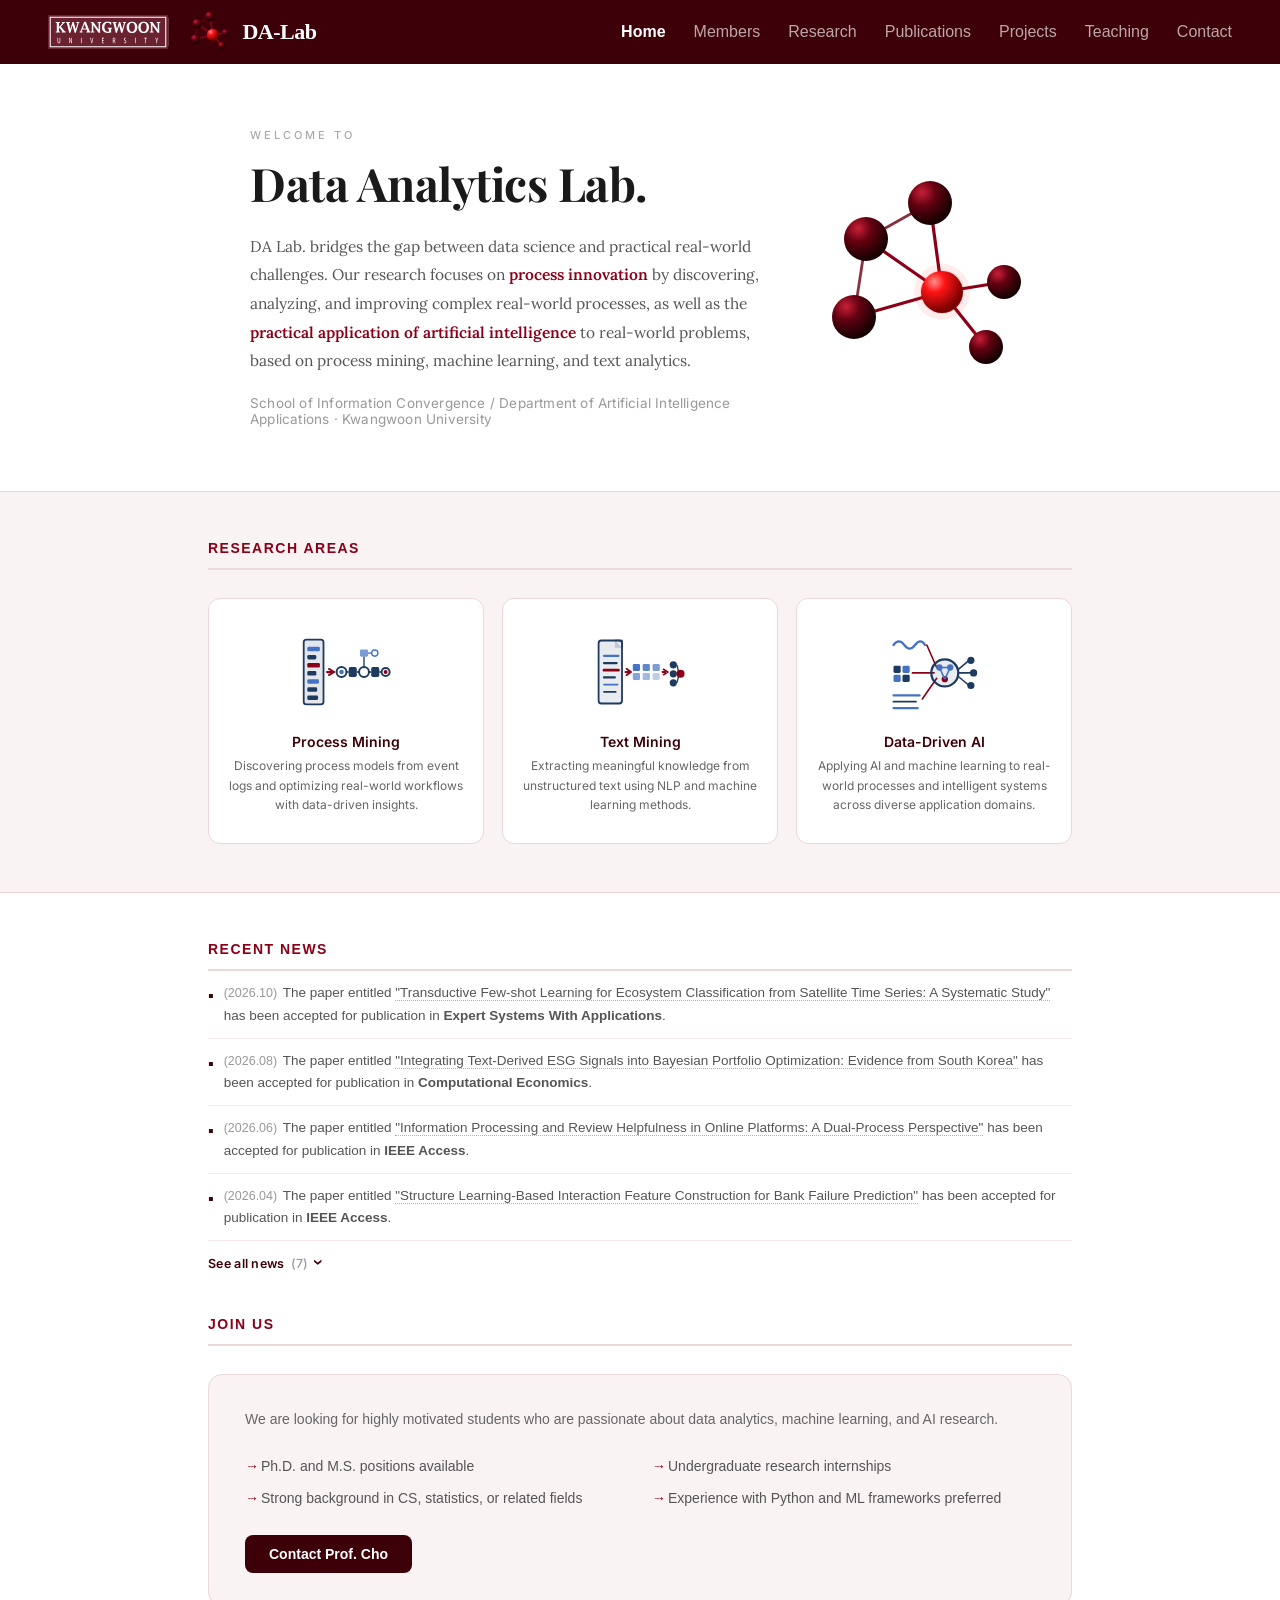
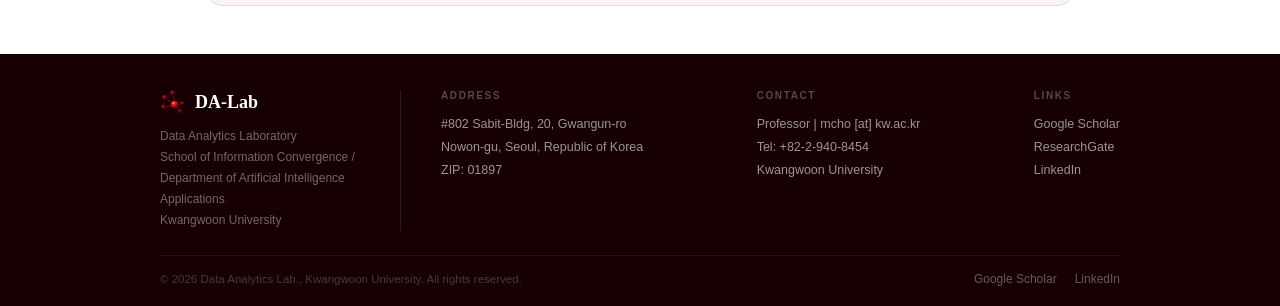
<file: index.html>
<!DOCTYPE html>
<html lang="en">
<head>
  <meta charset="UTF-8">
  <meta name="viewport" content="width=device-width, initial-scale=1.0">
  <title>DA-Lab · Data Analytics Laboratory</title>
  <link rel="icon" type="image/svg+xml" href="images1/favicon.svg">
  <link rel="preconnect" href="https://fonts.googleapis.com">
  <link rel="preconnect" href="https://fonts.gstatic.com" crossorigin>
  <link href="https://fonts.googleapis.com/css2?family=Playfair+Display:wght@700&family=Lora:ital,wght@0,400;0,600;1,400&family=Inter:wght@400;500;600&display=swap" rel="stylesheet">
  <link rel="stylesheet" href="style.css">
  <meta name="google-site-verification" content="XyG81S4snYSrjk1asLK_7ImYeO4mB7qRg8VliGFNKtg" />
  <meta name="naver-site-verification" content="67df7d2ba9e42f45d4253e1665388ac90af0e0c4" />
  
  <style>
    /* WELCOME */
    .welcome {
      background: #fff;
      padding: 64px 48px;
      border-bottom: 1px solid var(--border);
    }
    .welcome-inner {
      max-width: 960px;
      margin: 0 auto;
      display: flex;
      align-items: center;
      gap: 60px;
      justify-content: center;
    }
    .welcome-text { flex: 1; max-width: 520px; }

    .welcome-label {
      font-size: 11px;
      color: #AAA;
      letter-spacing: 3px;
      text-transform: uppercase;
      margin-bottom: 16px;
      font-family: 'Inter', sans-serif;
      font-weight: 500;
    }

    .welcome-h1 {
      font-size: 46px;
      font-weight: 700;
      color: var(--text-primary);
      line-height: 1.12;
      margin-bottom: 22px;
      font-family: 'Playfair Display', Georgia, serif;
      letter-spacing: -0.5px;
    }

    .welcome-desc {
      font-size: 15.5px;
      color: var(--text-secondary);
      line-height: 1.85;
      font-family: 'Lora', Georgia, serif;
    }

    .welcome-desc strong {
      font-family: 'Lora', Georgia, serif;
      font-weight: 600;
      color: var(--red-mid);
    }

    .welcome-affil {
      margin-top: 20px;
      font-size: 13.5px;
      color: var(--text-muted);
      font-family: 'Inter', sans-serif;
      letter-spacing: 0.2px;
    }

    /* RESEARCH CARDS */
    .cards-grid { display: grid; grid-template-columns: repeat(3, 1fr); gap: 18px; }
    .r-card { background: #fff; border: 1px solid var(--border); border-radius: 12px; padding: 28px 18px; text-align: center; transition: box-shadow 0.2s, border-color 0.2s; cursor: pointer; text-decoration: none; display: block; color: inherit; }
    .r-card:hover { border-color: #D4A0A0; box-shadow: 0 4px 16px rgba(62,0,8,0.07); }
    .r-card .ct { font-size: 14px; color: var(--red-dark); font-weight: 600; margin: 12px 0 6px; font-family: 'Inter', sans-serif; }
    .r-card .cd { font-size: 12px; color: #666; line-height: 1.65; font-family: 'Inter', sans-serif; }

    /* NEWS */
    .news-list { list-style: none; padding: 0; margin: 0; }
    .section-label.news-label { margin-bottom: 0; }
    .news-entry { display: flex; gap: 10px; align-items: flex-start; padding: 11px 0; border-bottom: 1px solid #F5EAEA; font-size: 13.5px; line-height: 1.65; color: var(--text-secondary); }
    .news-entry:last-child { border-bottom: none; }
    .news-bullet { color: var(--red-dark); font-size: 16px; flex-shrink: 0; margin-top: 1px; }
    .news-entry-text { flex: 1; }
    .news-date { color: var(--text-muted); font-size: 12.5px; margin-right: 2px; }
    .news-link {
      color: inherit;
      text-decoration: none;
      border-bottom: 1px dotted #C8A8A8;
      transition: color 0.15s, border-color 0.15s;
    }
    .news-link:hover { color: var(--red-mid); border-bottom-color: var(--red-mid); }
    .news-link:focus-visible { outline: 2px solid var(--red-mid); outline-offset: 2px; border-radius: 2px; }
    .news-list.collapsed .news-entry.extra { display: none; }
    .news-list.collapsed .news-entry:nth-last-of-type(3) { border-bottom: none; }
    .news-more {
      margin-top: 14px;
      background: none;
      border: none;
      padding: 0;
      cursor: pointer;
      font-family: 'Inter', sans-serif;
      font-size: 12.5px;
      font-weight: 600;
      letter-spacing: 0.3px;
      color: var(--red-dark);
      display: inline-flex;
      align-items: center;
      gap: 6px;
    }
    .news-more::after { content: '\203A'; font-size: 16px; line-height: 1; transform: rotate(90deg); transition: transform 0.2s; }
    .news-more[aria-expanded="true"]::after { transform: rotate(-90deg); }
    .news-more:hover { color: var(--red-mid); }
    .news-more:focus-visible { outline: 2px solid var(--red-mid); outline-offset: 3px; border-radius: 3px; }
    .news-more-count { color: var(--text-muted); font-weight: 500; }
    .news-type { display: inline-block; font-size: 11px; font-weight: 700; color: var(--red-dark); background: var(--red-light); border-radius: 3px; padding: 1px 6px; margin: 0 4px; vertical-align: middle; }

    /* NEWS + RECRUIT — stacked (News first, then Recruit) */
    .bottom-grid {
      display: grid;
      grid-template-columns: 1fr;
      gap: 44px;
      align-items: start;
    }
    .recruit-box {
      background: #F9F3F3;
      border: 1px solid #EBD8D8;
      border-radius: 14px;
      padding: 32px 36px;
    }
    .recruit-box h2 { font-size: 22px; font-weight: 700; font-family: Georgia, serif; color: #3E0008; padding-bottom: 12px; border-bottom: 1px solid #EBD8D8; margin-bottom: 20px; }
    .recruit-box p { font-size: 14px; color: #666; line-height: 1.75; margin-bottom: 20px; }
    .recruit-box ul {
      list-style: none;
      margin-bottom: 20px;
      display: grid;
      grid-template-columns: repeat(2, 1fr);
      gap: 0 24px;
    }
    .recruit-box ul li { font-size: 14px; color: #555; padding: 5px 0 5px 16px; position: relative; line-height: 1.55; }
    .recruit-box ul li::before { content: '→'; position: absolute; left: 0; color: #8B0018; }
    .recruit-btn { display: inline-block; background: #3E0008; color: #fff; padding: 11px 24px; border-radius: 8px; font-size: 14px; font-weight: 600; transition: background 0.2s; }
    .recruit-btn:hover { background: #6B0010; }

    @media (max-width: 768px) {
      .welcome { padding: 40px 20px; }
      .welcome-inner { flex-direction: column; gap: 32px; }
      .welcome-h1 { font-size: 34px; }
      .cards-grid { grid-template-columns: 1fr; }
      .bottom-grid { gap: 32px; }
      .recruit-box ul { grid-template-columns: 1fr; }
    }
  </style>
</head>
<body>
<nav></nav>

<!-- WELCOME -->
<section class="welcome">
  <div class="welcome-inner">
    <div class="welcome-text">
      <p class="welcome-label">Welcome to</p>
      <h1 class="welcome-h1">Data Analytics Lab.</h1>
      <p class="welcome-desc">DA Lab. bridges the gap between data science and practical real-world challenges. Our research focuses on <strong>process innovation</strong> by discovering, analyzing, and improving complex real-world processes, as well as the <strong>practical application of artificial intelligence</strong> to real-world problems, based on process mining, machine learning, and text analytics.</p>
      <p class="welcome-affil">School of Information Convergence / Department of Artificial Intelligence Applications · Kwangwoon University</p>
    </div>
    <svg width="200" height="200" viewBox="0 0 200 200" style="flex-shrink:0;">
      <defs>
        <radialGradient id="ld" cx="32%" cy="26%" r="70%"><stop offset="0%" stop-color="#C82038"/><stop offset="45%" stop-color="#620010"/><stop offset="100%" stop-color="#1A0003"/></radialGradient>
        <radialGradient id="lr" cx="32%" cy="26%" r="70%"><stop offset="0%" stop-color="#FF9090"/><stop offset="35%" stop-color="#FF1515"/><stop offset="100%" stop-color="#7A0000"/></radialGradient>
      </defs>
      <line x1="36" y1="62" x2="100" y2="26" stroke="#6B0010" stroke-width="2.8" stroke-linecap="round" opacity="0.8"/>
      <line x1="36" y1="62" x2="24" y2="140" stroke="#6B0010" stroke-width="2.8" stroke-linecap="round" opacity="0.8"/>
      <line x1="112" y1="115" x2="100" y2="26" stroke="#8B0018" stroke-width="3.2" stroke-linecap="round"/>
      <line x1="112" y1="115" x2="36" y2="62" stroke="#8B0018" stroke-width="3.2" stroke-linecap="round"/>
      <line x1="112" y1="115" x2="24" y2="140" stroke="#8B0018" stroke-width="3.2" stroke-linecap="round"/>
      <line x1="112" y1="115" x2="174" y2="105" stroke="#8B0018" stroke-width="3.2" stroke-linecap="round"/>
      <line x1="112" y1="115" x2="156" y2="170" stroke="#8B0018" stroke-width="3.2" stroke-linecap="round"/>
      <circle cx="112" cy="115" r="28" fill="#FF0000" opacity="0.07"/>
      <circle cx="112" cy="115" r="22" fill="#FF0000" opacity="0.13"/>
      <circle cx="100" cy="26" r="22" fill="url(#ld)"/>
      <circle cx="36" cy="62" r="22" fill="url(#ld)"/>
      <circle cx="24" cy="140" r="22" fill="url(#ld)"/>
      <circle cx="174" cy="105" r="17" fill="url(#ld)"/>
      <circle cx="156" cy="170" r="17" fill="url(#ld)"/>
      <circle cx="112" cy="115" r="21" fill="url(#lr)"/>
    </svg>
  </div>
</section>

<main>

  <!-- RESEARCH CARDS -->
  <section style="background: var(--red-tint); padding: 48px 0; border-bottom: 1px solid var(--border);">
    <div class="container">
      <div class="section-label">Research Areas</div>
      <div class="cards-grid">
        <!-- Process Mining card -->
        <a href="research.html#process-mining" class="r-card">
          <svg width="90" height="90" viewBox="0 0 100 100" xmlns="http://www.w3.org/2000/svg">
            <rect x="3" y="14" width="22" height="72" rx="3" fill="#1E3A5F" opacity="0.12"/>
            <rect x="3" y="14" width="22" height="72" rx="3" fill="none" stroke="#1E3A5F" stroke-width="2"/>
            <rect x="7" y="22" width="14" height="5" rx="1.5" fill="#4472C4"/>
            <rect x="7" y="31" width="10" height="5" rx="1.5" fill="#1E3A5F"/>
            <rect x="7" y="40" width="14" height="5" rx="1.5" fill="#8B0018"/>
            <rect x="7" y="49" width="10" height="5" rx="1.5" fill="#1E3A5F"/>
            <rect x="7" y="58" width="13" height="5" rx="1.5" fill="#4472C4"/>
            <rect x="7" y="67" width="11" height="5" rx="1.5" fill="#1E3A5F"/>
            <rect x="7" y="76" width="12" height="5" rx="1.5" fill="#1E3A5F"/>
            <line x1="29" y1="50" x2="34" y2="50" stroke="#8B0018" stroke-width="2.5" stroke-linecap="round"/>
            <path d="M 31 46.5 L 37 50 L 31 53.5" fill="none" stroke="#8B0018" stroke-width="2" stroke-linecap="round" stroke-linejoin="round"/>
            <circle cx="45" cy="50" r="5.5" fill="none" stroke="#1E3A5F" stroke-width="2.2"/>
            <circle cx="45" cy="50" r="2.5" fill="#4472C4"/>
            <line x1="50.5" y1="50" x2="53" y2="50" stroke="#1E3A5F" stroke-width="1.8"/>
            <rect x="53" y="44.5" width="9" height="11" rx="2" fill="#1E3A5F"/>
            <line x1="62" y1="50" x2="65" y2="50" stroke="#1E3A5F" stroke-width="1.8"/>
            <circle cx="70" cy="50" r="5.5" fill="none" stroke="#1E3A5F" stroke-width="2.2"/>
            <path d="M 70 44.5 L 70 33" stroke="#1E3A5F" stroke-width="1.5" fill="none"/>
            <rect x="65.5" y="25" width="9" height="8" rx="1.5" fill="#4472C4" opacity="0.7"/>
            <line x1="74.5" y1="29" x2="78" y2="29" stroke="#4472C4" stroke-width="1.5"/>
            <circle cx="82" cy="29" r="3.5" fill="none" stroke="#4472C4" stroke-width="1.5"/>
            <line x1="75.5" y1="50" x2="78" y2="50" stroke="#1E3A5F" stroke-width="1.8"/>
            <rect x="78" y="44.5" width="9" height="11" rx="2" fill="#1E3A5F"/>
            <line x1="87" y1="50" x2="89.5" y2="50" stroke="#1E3A5F" stroke-width="1.8"/>
            <circle cx="94" cy="50" r="4.5" fill="none" stroke="#1E3A5F" stroke-width="2.2"/>
            <circle cx="94" cy="50" r="2.2" fill="#8B0018"/>
          </svg>
          <div class="ct">Process Mining</div>
          <div class="cd">Discovering process models from event logs and optimizing real-world workflows with data-driven insights.</div>
        </a>

        <!-- Text Mining card -->
        <a href="research.html#text-mining" class="r-card">
          <svg width="90" height="90" viewBox="0 0 100 100" xmlns="http://www.w3.org/2000/svg">
            <rect x="4" y="15" width="26" height="70" rx="3" fill="#1E3A5F" opacity="0.1"/>
            <rect x="4" y="15" width="26" height="70" rx="3" fill="none" stroke="#1E3A5F" stroke-width="2"/>
            <polyline points="22,15 30,15 30,23" fill="none" stroke="#1E3A5F" stroke-width="1.5"/>
            <path d="M 22 15 L 22 23 L 30 23" fill="#1E3A5F" opacity="0.2"/>
            <line x1="10" y1="32" x2="26" y2="32" stroke="#4472C4" stroke-width="2.5" stroke-linecap="round"/>
            <line x1="10" y1="40" x2="24" y2="40" stroke="#1E3A5F" stroke-width="2.5" stroke-linecap="round"/>
            <line x1="10" y1="48" x2="26" y2="48" stroke="#8B0018" stroke-width="3" stroke-linecap="round"/>
            <line x1="10" y1="56" x2="22" y2="56" stroke="#1E3A5F" stroke-width="2.5" stroke-linecap="round"/>
            <line x1="10" y1="64" x2="25" y2="64" stroke="#4472C4" stroke-width="2" stroke-linecap="round"/>
            <line x1="10" y1="72" x2="23" y2="72" stroke="#1E3A5F" stroke-width="2" stroke-linecap="round"/>
            <line x1="34" y1="50" x2="38" y2="50" stroke="#8B0018" stroke-width="2.5" stroke-linecap="round"/>
            <path d="M 35 46.5 L 40 50 L 35 53.5" fill="none" stroke="#8B0018" stroke-width="2" stroke-linecap="round" stroke-linejoin="round"/>
            <rect x="42" y="41" width="8" height="8" rx="1.5" fill="#4472C4"/>
            <rect x="42" y="51" width="8" height="8" rx="1.5" fill="#4472C4" opacity="0.65"/>
            <rect x="53" y="41" width="8" height="8" rx="1.5" fill="#4472C4" opacity="0.85"/>
            <rect x="53" y="51" width="8" height="8" rx="1.5" fill="#4472C4" opacity="0.5"/>
            <rect x="64" y="41" width="8" height="8" rx="1.5" fill="#4472C4" opacity="0.7"/>
            <rect x="64" y="51" width="8" height="8" rx="1.5" fill="#4472C4" opacity="0.35"/>
            <line x1="75" y1="50" x2="78" y2="50" stroke="#8B0018" stroke-width="2" stroke-linecap="round"/>
            <path d="M 76 47 L 81 50 L 76 53" fill="none" stroke="#8B0018" stroke-width="1.8" stroke-linecap="round" stroke-linejoin="round"/>
            <circle cx="87" cy="42" r="4" fill="#1E3A5F"/>
            <circle cx="87" cy="52" r="4" fill="#1E3A5F"/>
            <circle cx="87" cy="62" r="4" fill="#1E3A5F"/>
            <line x1="91" y1="42" x2="93" y2="50" stroke="#1E3A5F" stroke-width="1.5"/>
            <line x1="91" y1="52" x2="93" y2="52" stroke="#1E3A5F" stroke-width="1.5"/>
            <line x1="91" y1="62" x2="93" y2="54" stroke="#1E3A5F" stroke-width="1.5"/>
            <circle cx="95" cy="52" r="4.5" fill="#8B0018"/>
          </svg>
          <div class="ct">Text Mining</div>
          <div class="cd">Extracting meaningful knowledge from unstructured text using NLP and machine learning methods.</div>
        </a>

        <!-- Industrial AI card: factory robot arm + process data -->
        <a href="research.html#ai-complex" class="r-card">
          <svg width="90" height="90" viewBox="0 0 100 100" xmlns="http://www.w3.org/2000/svg">
            <path d="M 5 20 Q 11 12 17 20 Q 23 28 29 20 Q 35 12 40 20" fill="none" stroke="#4472C4" stroke-width="2.5" stroke-linecap="round"/>
            <rect x="5" y="43" width="8" height="8" rx="1.5" fill="#1E3A5F"/>
            <rect x="15" y="43" width="8" height="8" rx="1.5" fill="#4472C4"/>
            <rect x="5" y="53" width="8" height="8" rx="1.5" fill="#4472C4"/>
            <rect x="15" y="53" width="8" height="8" rx="1.5" fill="#1E3A5F"/>
            <line x1="5" y1="76" x2="34" y2="76" stroke="#4472C4" stroke-width="2.5" stroke-linecap="round"/>
            <line x1="5" y1="83" x2="30" y2="83" stroke="#1E3A5F" stroke-width="2" stroke-linecap="round"/>
            <line x1="5" y1="90" x2="32" y2="90" stroke="#4472C4" stroke-width="2.5" stroke-linecap="round"/>
            <line x1="42" y1="20" x2="53" y2="45" stroke="#8B0018" stroke-width="1.8" stroke-linecap="round"/>
            <line x1="26" y1="51" x2="50" y2="51" stroke="#8B0018" stroke-width="1.8" stroke-linecap="round"/>
            <line x1="37" y1="80" x2="53" y2="57" stroke="#8B0018" stroke-width="1.8" stroke-linecap="round"/>
            <circle cx="62" cy="51" r="15" fill="#1E3A5F" opacity="0.1"/>
            <circle cx="62" cy="51" r="15" fill="none" stroke="#1E3A5F" stroke-width="2.5"/>
            <circle cx="56" cy="45" r="3.5" fill="#4472C4"/>
            <circle cx="68" cy="45" r="3.5" fill="#4472C4"/>
            <circle cx="62" cy="58" r="3.5" fill="#8B0018"/>
            <line x1="56" y1="45" x2="68" y2="45" stroke="#4472C4" stroke-width="1.8"/>
            <line x1="56" y1="45" x2="62" y2="58" stroke="#4472C4" stroke-width="1.8"/>
            <line x1="68" y1="45" x2="62" y2="58" stroke="#4472C4" stroke-width="1.8"/>
            <line x1="77" y1="47" x2="89" y2="37" stroke="#1E3A5F" stroke-width="1.8" stroke-linecap="round"/>
            <line x1="77" y1="51" x2="92" y2="51" stroke="#1E3A5F" stroke-width="1.8" stroke-linecap="round"/>
            <line x1="77" y1="55" x2="89" y2="65" stroke="#1E3A5F" stroke-width="1.8" stroke-linecap="round"/>
            <circle cx="91" cy="37" r="4" fill="#1E3A5F"/>
            <circle cx="94" cy="51" r="4" fill="#1E3A5F"/>
            <circle cx="91" cy="65" r="4" fill="#1E3A5F"/>
          </svg>
          <div class="ct">Data-Driven AI</div>
          <div class="cd">Applying AI and machine learning to real-world processes and intelligent systems across diverse application domains.</div>
        </a>
      </div>
    </div>
  </section>

  <!-- NEWS + RECRUIT -->
  <div style="padding: 48px 0;">
    <div class="container">
      <div class="bottom-grid">

        <!-- News -->
        <div>
          <div class="section-label news-label">Recent News</div>
          <ul class="news-list" id="newsList">
            <li class="news-entry">
              <span class="news-bullet">▪</span>
              <span class="news-entry-text">
                <span class="news-date">(2026.10)</span> The paper entitled <a href="publications.html#pub-eswa-fewshot" class="news-link">"Transductive Few-shot Learning for Ecosystem Classification from Satellite Time Series: A Systematic Study"</a> has been accepted for publication in <strong>Expert Systems With Applications</strong>.
              </span>
            </li>
            <li class="news-entry">
              <span class="news-bullet">▪</span>
              <span class="news-entry-text">
                <span class="news-date">(2026.08)</span> The paper entitled <a href="publications.html#pub-esg-bayesian" class="news-link">"Integrating Text-Derived ESG Signals into Bayesian Portfolio Optimization: Evidence from South Korea"</a> has been accepted for publication in <strong>Computational Economics</strong>.
              </span>
            </li>
            <li class="news-entry">
              <span class="news-bullet">▪</span>
              <span class="news-entry-text">
                <span class="news-date">(2026.06)</span> The paper entitled <a href="publications.html#pub-review-helpfulness" class="news-link">"Information Processing and Review Helpfulness in Online Platforms: A Dual-Process Perspective"</a> has been accepted for publication in <strong>IEEE Access</strong>.
              </span>
            </li>
            <li class="news-entry">
              <span class="news-bullet">▪</span>
              <span class="news-entry-text">
                <span class="news-date">(2026.04)</span> The paper entitled <a href="publications.html#pub-bank-failure" class="news-link">"Structure Learning-Based Interaction Feature Construction for Bank Failure Prediction"</a> has been accepted for publication in <strong>IEEE Access</strong>.
              </span>
            </li>
            <li class="news-entry extra">
              <span class="news-bullet">▪</span>
              <span class="news-entry-text">
                <span class="news-date">(2026.03)</span> Our lab has been awarded the <a href="projects.html#proj-process-science" class="news-link"><strong>Outstanding Young Scientist Grants</strong></a> entitled "A Layered AI-Augmented Process Science Framework: Model Intelligence, Behavioral Reasoning, and Operational Adaptation" funded by MSIT and NRF.
              </span>
            </li>
            <li class="news-entry extra">
              <span class="news-bullet">▪</span>
              <span class="news-entry-text">
                <span class="news-date">(2026.01)</span> The paper entitled <a href="publications.html#pub-declarative-constraints" class="news-link">"Extracting declarative constraints for process modeling from natural language descriptions with large language models"</a> has been accepted for publication in <strong>Decision Support Systems</strong>.
              </span>
            </li>
            <li class="news-entry extra">
              <span class="news-bullet">▪</span>
              <span class="news-entry-text">
                <span class="news-date">(2025.10)</span> Our lab has been awarded the <a href="projects.html#proj-ai-biodynamics" class="news-link"><strong>German–Korean Academia-Industry International Collaboration Grants</strong></a> entitled "AI-BioDynamics: Artificial Intelligence for Biodiversity Mapping and Conservation Decision-Making" funded by MSIT and NRF.
              </span>
            </li>
          </ul>
          <button type="button" class="news-more" id="newsToggle" aria-expanded="false" aria-controls="newsList">
            See all news <span class="news-more-count">(7)</span>
          </button>
        </div>

        <!-- Recruiting -->
        <div>
          <div class="section-label">Join Us</div>
          <div class="recruit-box">
            <p>We are looking for highly motivated students who are passionate about data analytics, machine learning, and AI research.</p>
            <ul>
              <li>Ph.D. and M.S. positions available</li>
              <li>Undergraduate research internships</li>
              <li>Strong background in CS, statistics, or related fields</li>
              <li>Experience with Python and ML frameworks preferred</li>
            </ul>
            <a href="mailto:mcho@kw.ac.kr" class="recruit-btn">Contact Prof. Cho</a>
          </div>
        </div>

      </div>
    </div>
  </div>

</main>

<footer></footer>
<script src="shared.js"></script>
<script>
  injectNav('Home');
  injectFooter();

  (function () {
    var list = document.getElementById('newsList');
    var btn = document.getElementById('newsToggle');
    if (!list || !btn) return;

    var total = list.querySelectorAll('.news-entry').length;
    btn.querySelector('.news-more-count').textContent = '(' + total + ')';
    list.classList.add('collapsed');

    btn.addEventListener('click', function () {
      var collapsed = list.classList.toggle('collapsed');
      btn.setAttribute('aria-expanded', String(!collapsed));
      btn.childNodes[0].nodeValue = collapsed ? 'See all news ' : 'Show less ';
      btn.querySelector('.news-more-count').style.display = collapsed ? '' : 'none';
    });
  })();
</script>
</body>
</html>
</file>
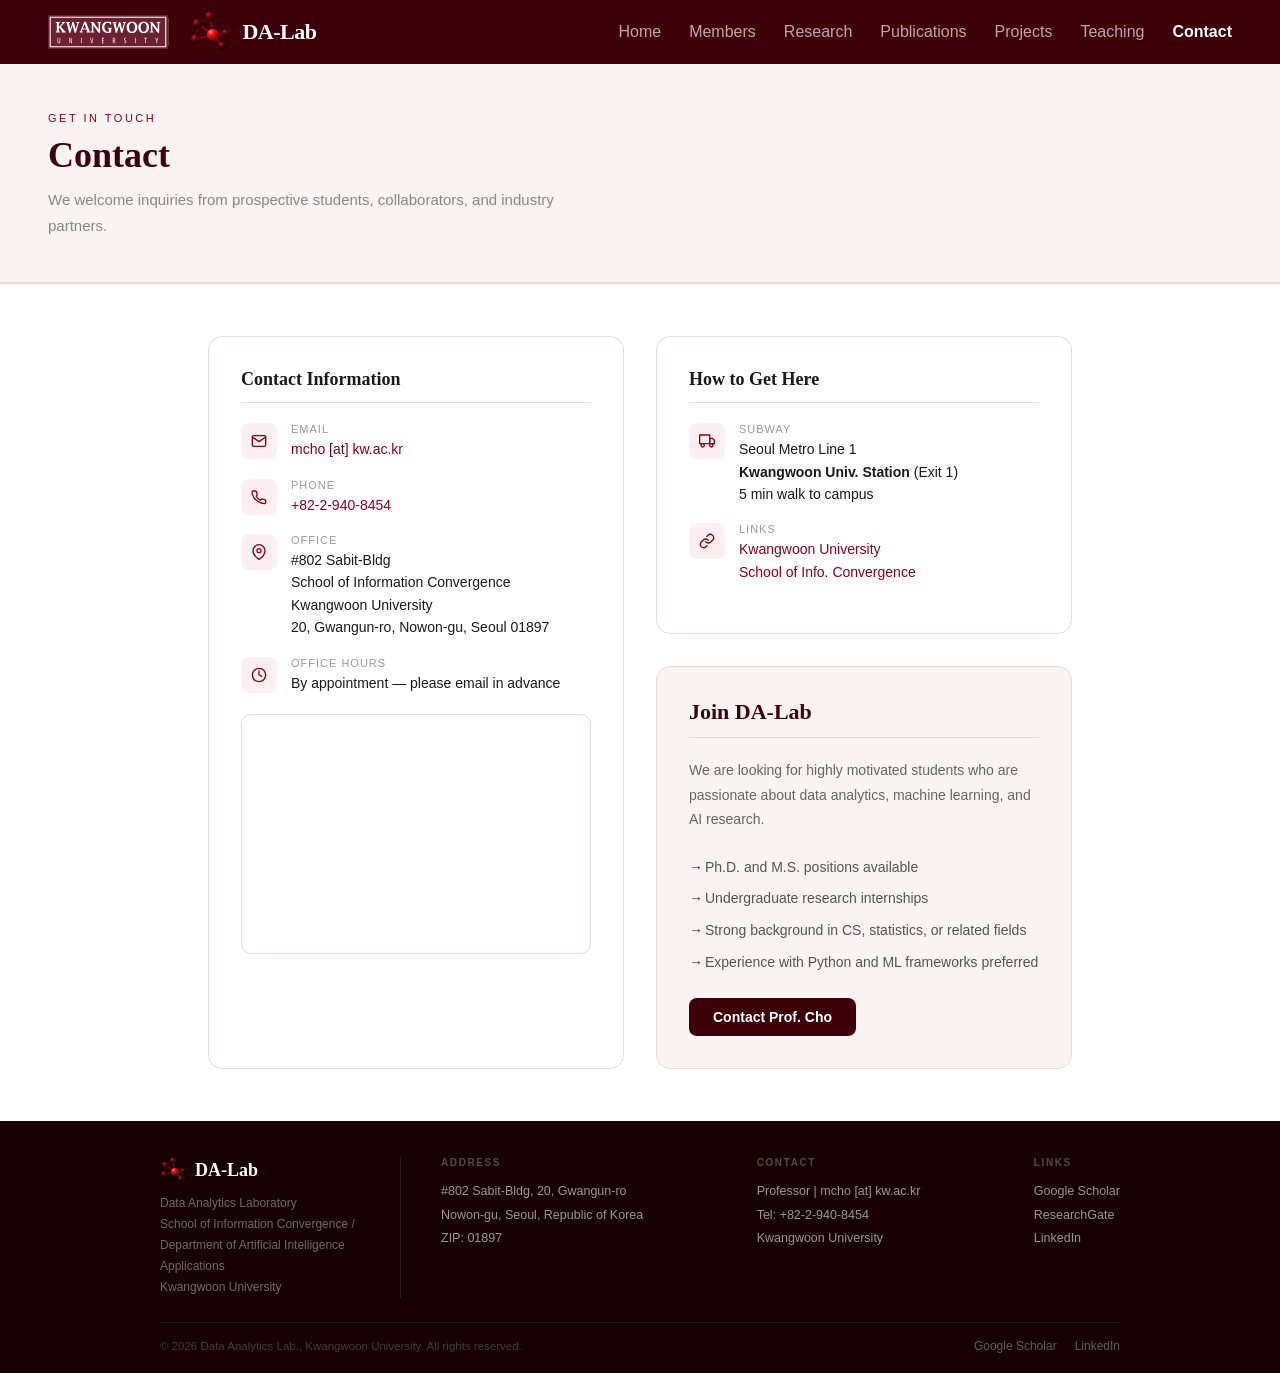
<file: contact.html>
<!DOCTYPE html>
<html lang="en">
<head>
  <meta charset="UTF-8">
  <meta name="viewport" content="width=device-width, initial-scale=1.0">
  <title>Contact · DA-Lab</title>
  <link rel="stylesheet" href="style.css">
  <link rel="icon" type="image/svg+xml" href="images1/favicon.svg">
  <style>
    .contact-section { padding: 52px 0; }
    .contact-grid { display: grid; grid-template-columns: 1fr 1fr; gap: 32px; }

    .contact-card { background: #fff; border: 1px solid var(--border); border-radius: 14px; padding: 32px; }
    .contact-card h2 {
      font-size: 18px; font-weight: 700; color: var(--text-primary);
      margin-bottom: 20px; font-family: Georgia, serif;
      padding-bottom: 12px; border-bottom: 1px solid var(--border);
    }

    .info-row { display: flex; gap: 14px; margin-bottom: 18px; align-items: flex-start; }
    .info-icon {
      width: 36px; height: 36px; border-radius: 8px;
      background: var(--red-light); display: flex; align-items: center; justify-content: center; flex-shrink: 0;
    }
    .info-icon svg { width: 16px; height: 16px; stroke: var(--red-mid); }
    .info-label { font-size: 11px; color: var(--text-muted); text-transform: uppercase; letter-spacing: 1px; margin-bottom: 3px; }
    .info-value { font-size: 14px; color: var(--text-primary); line-height: 1.6; }
    .info-value a { color: var(--red-mid); }

    /* Google Maps embed */
    .map-embed {
      margin-top: 20px;
      border-radius: 10px;
      overflow: hidden;
      border: 1px solid var(--border);
      height: 240px;
    }
    .map-embed iframe {
      width: 100%; height: 100%; border: none; display: block;
    }

    .recruit-box {
      background: #F9F3F3; border: 1px solid #EBD8D8;
      border-radius: 14px; padding: 32px; margin-top: 32px;
    }
    .recruit-box h2 { font-size: 22px; font-weight: 700; font-family: Georgia, serif; margin-bottom: 20px; color: #3E0008; padding-bottom: 12px; border-bottom: 1px solid #EBD8D8; }
    .recruit-box p { font-size: 14px; color: #666; line-height: 1.75; margin-bottom: 20px; }
    .recruit-box ul { list-style: none; margin-bottom: 20px; }
    .recruit-box ul li {
      font-size: 14px; color: #555;
      padding: 5px 0 5px 16px; position: relative; line-height: 1.55;
    }
    .recruit-box ul li::before { content: '→'; position: absolute; left: 0; color: #8B0018; }
    .recruit-btn {
      display: inline-block; background: #3E0008; color: #fff;
      padding: 11px 24px; border-radius: 8px; font-size: 14px;
      font-weight: 600; transition: background 0.2s;
    }
    .recruit-btn:hover { background: #6B0010; }

    @media (max-width: 768px) { .contact-grid { grid-template-columns: 1fr; } }
  </style>
</head>
<body>
<nav></nav>

<div class="page-header">
  <div class="label">Get in Touch</div>
  <h1>Contact</h1>
  <p>We welcome inquiries from prospective students, collaborators, and industry partners.</p>
</div>

<main>
  <div class="contact-section">
    <div class="container">
      <div class="contact-grid">

        <!-- Contact Info -->
        <div class="contact-card">
          <h2>Contact Information</h2>

          <div class="info-row">
            <div class="info-icon">
              <svg viewBox="0 0 24 24" fill="none" stroke-width="2" stroke-linecap="round" stroke-linejoin="round">
                <path d="M4 4h16c1.1 0 2 .9 2 2v12c0 1.1-.9 2-2 2H4c-1.1 0-2-.9-2-2V6c0-1.1.9-2 2-2z"/>
                <polyline points="22,6 12,13 2,6"/>
              </svg>
            </div>
            <div>
              <div class="info-label">Email</div>
              <div class="info-value"><a href="mailto:mcho@kw.ac.kr">mcho [at] kw.ac.kr</a></div>
            </div>
          </div>

          <div class="info-row">
            <div class="info-icon">
              <svg viewBox="0 0 24 24" fill="none" stroke-width="2" stroke-linecap="round" stroke-linejoin="round">
                <path d="M22 16.92v3a2 2 0 0 1-2.18 2 19.79 19.79 0 0 1-8.63-3.07A19.5 19.5 0 0 1 4.69 13.5 19.79 19.79 0 0 1 1.61 4.93C1.61 3.9 2.39 3 3.41 3h3a2 2 0 0 1 2 1.72c.127.96.361 1.903.7 2.81a2 2 0 0 1-.45 2.11L7.91 10.9a16 16 0 0 0 6 6l1.27-1.27a2 2 0 0 1 2.11-.45c.907.339 1.85.573 2.81.7A2 2 0 0 1 22 17v-.08z"/>
              </svg>
            </div>
            <div>
              <div class="info-label">Phone</div>
              <div class="info-value"><a href="tel:+8229408454">+82-2-940-8454</a></div>
            </div>
          </div>

          <div class="info-row">
            <div class="info-icon">
              <svg viewBox="0 0 24 24" fill="none" stroke-width="2" stroke-linecap="round" stroke-linejoin="round">
                <path d="M21 10c0 7-9 13-9 13s-9-6-9-13a9 9 0 0 1 18 0z"/>
                <circle cx="12" cy="10" r="3"/>
              </svg>
            </div>
            <div>
              <div class="info-label">Office</div>
              <div class="info-value">
                #802 Sabit-Bldg<br>
                School of Information Convergence<br>
                Kwangwoon University<br>
                20, Gwangun-ro, Nowon-gu, Seoul 01897
              </div>
            </div>
          </div>

          <div class="info-row">
            <div class="info-icon">
              <svg viewBox="0 0 24 24" fill="none" stroke-width="2" stroke-linecap="round" stroke-linejoin="round">
                <circle cx="12" cy="12" r="10"/>
                <polyline points="12 6 12 12 16 14"/>
              </svg>
            </div>
            <div>
              <div class="info-label">Office Hours</div>
              <div class="info-value">By appointment — please email in advance</div>
            </div>
          </div>

          <!-- Google Maps Embed -->
          <div class="map-embed">
            <iframe
              src="https://maps.google.com/maps?q=37.6197029,127.0596708&t=&z=16&ie=UTF8&iwloc=&output=embed"
              allowfullscreen
              loading="lazy"
              referrerpolicy="no-referrer-when-downgrade">
            </iframe>
          </div>
        </div>

        <!-- Right column -->
        <div>
          <div class="contact-card">
            <h2>How to Get Here</h2>
            <div class="info-row">
              <div class="info-icon">
                <svg viewBox="0 0 24 24" fill="none" stroke-width="2" stroke-linecap="round" stroke-linejoin="round">
                  <rect x="1" y="3" width="15" height="13"/><polygon points="16 8 20 8 23 11 23 16 16 16 16 8"/>
                  <circle cx="5.5" cy="18.5" r="2.5"/><circle cx="18.5" cy="18.5" r="2.5"/>
                </svg>
              </div>
              <div>
                <div class="info-label">Subway</div>
                <div class="info-value">
                  Seoul Metro Line 1<br>
                  <strong>Kwangwoon Univ. Station</strong> (Exit 1)<br>
                  5 min walk to campus
                </div>
              </div>
            </div>
            <div class="info-row" style="margin-top:8px;">
              <div class="info-icon">
                <svg viewBox="0 0 24 24" fill="none" stroke-width="2" stroke-linecap="round" stroke-linejoin="round">
                  <path d="M10 13a5 5 0 0 0 7.54.54l3-3a5 5 0 0 0-7.07-7.07l-1.72 1.71"/>
                  <path d="M14 11a5 5 0 0 0-7.54-.54l-3 3a5 5 0 0 0 7.07 7.07l1.71-1.71"/>
                </svg>
              </div>
              <div>
                <div class="info-label">Links</div>
                <div class="info-value">
                  <a href="http://kw.ac.kr" target="_blank">Kwangwoon University</a><br>
                  <a href="http://ic.kw.ac.kr" target="_blank">School of Info. Convergence</a>
                </div>
              </div>
            </div>
          </div>

          <!-- Recruiting Box -->
          <div class="recruit-box">
            <h2>Join DA-Lab</h2>
            <p>We are looking for highly motivated students who are passionate about data analytics, machine learning, and AI research.</p>
            <ul>
              <li>Ph.D. and M.S. positions available</li>
              <li>Undergraduate research internships</li>
              <li>Strong background in CS, statistics, or related fields</li>
              <li>Experience with Python and ML frameworks preferred</li>
            </ul>
            <a href="mailto:mcho@kw.ac.kr" class="recruit-btn">Contact Prof. Cho</a>
          </div>
        </div>

      </div>
    </div>
  </div>
</main>

<footer></footer>
<script src="shared.js"></script>
<script>injectNav('Contact'); injectFooter();</script>
</body>
</html>
</file>
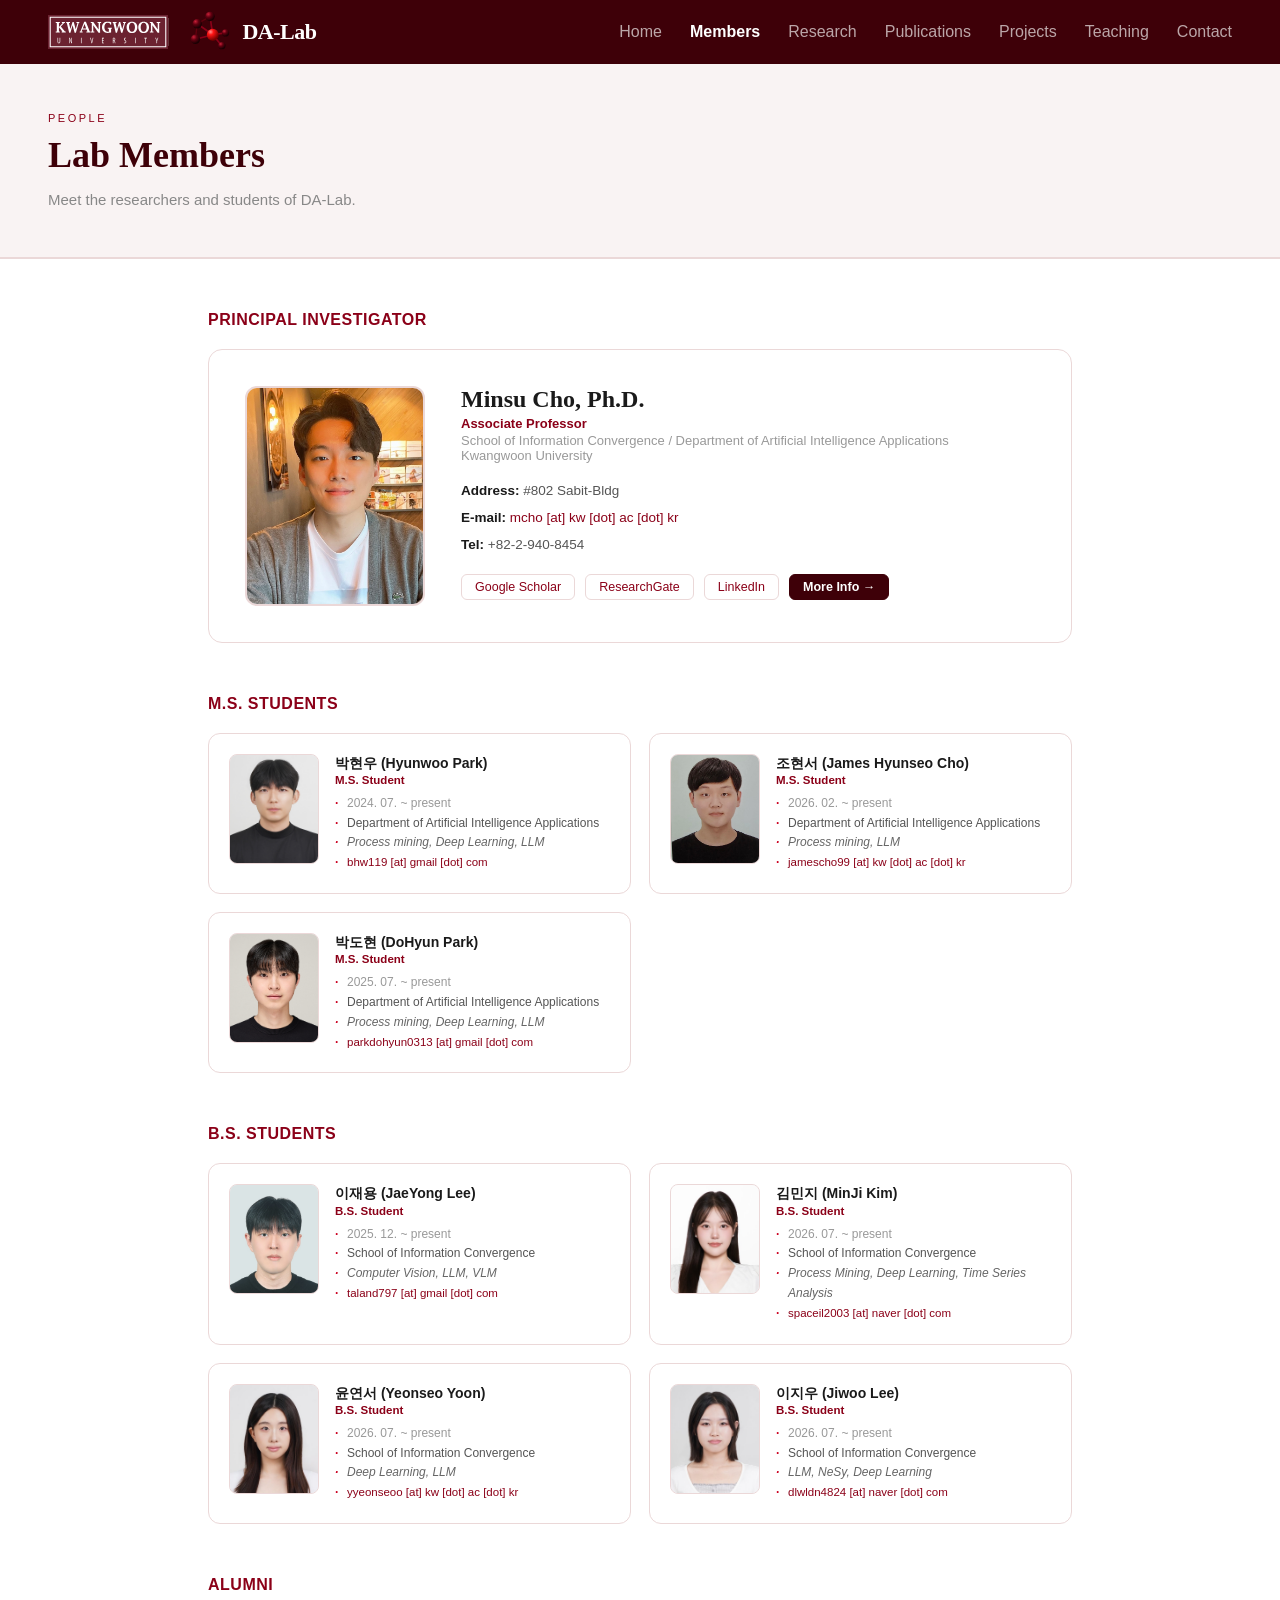
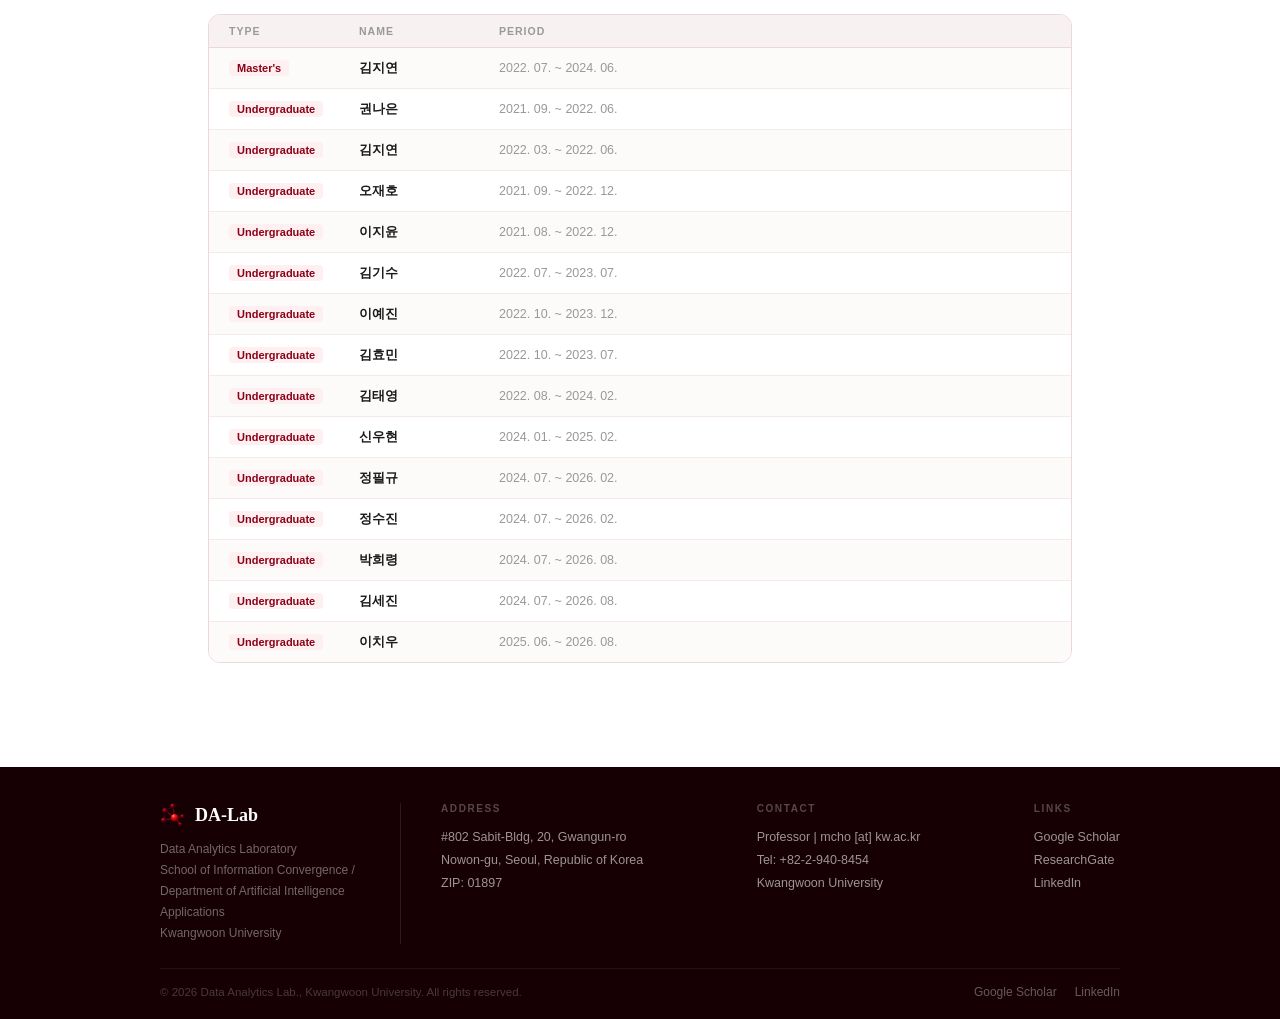
<file: members.html>
<!DOCTYPE html>
<html lang="en">
<head>
  <meta charset="UTF-8">
  <meta name="viewport" content="width=device-width, initial-scale=1.0">
  <title>Members · DA-Lab</title>
  <link rel="stylesheet" href="style.css">
  <link rel="icon" type="image/svg+xml" href="images1/favicon.svg">
  <style>
    .members-section { padding: 52px 0; }
    .member-group { margin-bottom: 52px; }
    .member-group-title {
      font-size: 16px; font-weight: 700; color: var(--red-mid);
      letter-spacing: 0.5px; text-transform: uppercase; margin-bottom: 20px;
    }

    /* ── Professor ── */
    .prof-card {
      display: flex; gap: 36px; align-items: flex-start;
      background: #fff; border: 1px solid var(--border);
      border-radius: 14px; padding: 36px;
    }
    .prof-photo {
      width: 180px;
      height: 220px;
      border-radius: 12px;
      border: 2px solid var(--border);
      flex-shrink: 0;
      overflow: hidden;
      display: flex; align-items: center; justify-content: center;
      background: var(--bg-light);
    }
    .prof-photo img {
      width: 100%; height: 100%; object-fit: cover; object-position: center top;
    }
    .prof-info h2 {
      font-size: 24px; font-weight: 700; color: var(--text-primary);
      font-family: Georgia, serif; margin-bottom: 3px;
    }
    .prof-info .role { font-size: 13px; color: var(--red-mid); font-weight: 600; margin-bottom: 2px; }
    .prof-info .affil { font-size: 13px; color: var(--text-muted); margin-bottom: 14px; }
    .prof-meta { font-size: 13.5px; color: var(--text-secondary); line-height: 2; margin-bottom: 16px; }
    .prof-meta strong { color: var(--text-primary); }
    .prof-links { display: flex; gap: 10px; flex-wrap: wrap; }
    .prof-links a {
      font-size: 12.5px; color: var(--red-mid);
      border: 1px solid var(--border); border-radius: 6px;
      padding: 5px 13px; transition: background 0.2s;
    }
    .prof-links a:hover { background: var(--red-light); }
    .prof-links a.more-info {
      background: var(--red-dark); color: #fff;
      border-color: var(--red-dark); font-weight: 600;
    }
    .prof-links a.more-info:hover { background: var(--red-mid); border-color: var(--red-mid); }

    /* ── Student cards ── */
    .students-grid { display: grid; grid-template-columns: 1fr 1fr; gap: 18px; }
    .student-card {
      background: #fff; border: 1px solid var(--border);
      border-radius: 12px; padding: 20px;
      display: flex; gap: 16px; align-items: flex-start;
      transition: box-shadow 0.2s, border-color 0.2s;
    }
    .student-card:hover { box-shadow: 0 4px 16px rgba(62,0,8,0.07); border-color: #D4A0A0; }

    .student-photo {
      width: 90px;
      height: 110px;
      border-radius: 8px;
      background: var(--bg-light);
      border: 1px solid var(--border);
      flex-shrink: 0;
      overflow: hidden;
      display: flex; align-items: center; justify-content: center;
    }
    .student-photo img {
      width: 100%; height: 100%; object-fit: cover; object-position: center top;
    }
    .photo-placeholder {
      display: flex; flex-direction: column; align-items: center; gap: 5px;
    }
    .photo-placeholder svg { stroke: #CCC; }
    .photo-placeholder span { font-size: 10.5px; color: #BBB; }

    .student-info { flex: 1; min-width: 0; }
    .student-name { font-size: 14px; font-weight: 700; color: var(--text-primary); margin-bottom: 2px; line-height: 1.3; }
    .student-role { font-size: 11.5px; color: var(--red-mid); font-weight: 600; margin-bottom: 8px; }
    .student-meta { list-style: none; padding: 0; margin: 0; }
    .student-meta li {
      font-size: 12px; color: var(--text-secondary);
      line-height: 1.65; padding-left: 12px; position: relative;
    }
    .student-meta li::before { content: '·'; position: absolute; left: 0; color: var(--red-bright); font-weight: 700; }
    .student-meta .period { color: var(--text-muted); font-weight: 500; }
    .student-meta .topic { font-style: italic; color: #666; }
    .student-meta a { color: var(--red-mid); font-size: 11.5px; }

    /* ── Alumni table ── */
    .alumni-table {
      background: #fff; border: 1px solid var(--border);
      border-radius: 12px; overflow: hidden;
    }
    .alumni-header {
      display: grid; grid-template-columns: 130px 140px 1fr;
      padding: 10px 20px; background: var(--bg-light);
      font-size: 10.5px; color: var(--text-muted);
      font-weight: 700; letter-spacing: 1px; text-transform: uppercase;
      border-bottom: 1px solid var(--border);
    }
    .alumni-row {
      display: grid; grid-template-columns: 130px 140px 1fr;
      align-items: center; padding: 11px 20px;
      border-bottom: 1px solid #F5EAEA; font-size: 13px;
    }
    .alumni-row:last-child { border-bottom: none; }
    .alumni-row:nth-child(even) { background: #FDFAFA; }
    .alumni-type {
      font-size: 11px; font-weight: 600; color: var(--red-mid);
      background: var(--red-light); padding: 2px 8px;
      border-radius: 4px; display: inline-block; width: fit-content;
    }
    .alumni-name { font-weight: 600; color: var(--text-primary); }
    .alumni-period { color: var(--text-muted); font-size: 12.5px; }

    @media (max-width: 768px) {
      .prof-card { flex-direction: column; }
      .prof-photo { width: 140px; height: 170px; }
      .students-grid { grid-template-columns: 1fr; }
      .alumni-header, .alumni-row { grid-template-columns: 100px 1fr; }
    }
  </style>
</head>
<body>
<nav></nav>

<div class="page-header">
  <div class="label">People</div>
  <h1>Lab Members</h1>
  <p>Meet the researchers and students of DA-Lab.</p>
</div>

<main>
  <div class="members-section">
    <div class="container">

      <!-- ═══ PROFESSOR ═══ -->
      <div class="member-group">
        <div class="member-group-title">Principal Investigator</div>
        <div class="prof-card">
          <div class="prof-photo">
            <img src="images1/Prof_Minsu_Cho.jpeg" alt="Prof. Minsu Cho">
          </div>
          <div class="prof-info">
            <h2>Minsu Cho, Ph.D.</h2>
            <div class="role">Associate Professor</div>
            <div class="affil">School of Information Convergence / Department of Artificial Intelligence Applications <br>Kwangwoon University</br></div>
            <div class="prof-meta">
              <strong>Address:</strong> #802 Sabit-Bldg<br>
              <strong>E-mail:</strong> <a href="mailto:mcho@kw.ac.kr" style="color:var(--red-mid)">mcho [at] kw [dot] ac [dot] kr</a><br>
              <strong>Tel:</strong> +82-2-940-8454
            </div>
            <div class="prof-links">
              <a href="https://scholar.google.co.kr/citations?user=HwE3cfoAAAAJ&hl=ko" target="_blank">Google Scholar</a>
              <a href="https://www.researchgate.net/profile/Minsu-Cho" target="_blank">ResearchGate</a>
              <a href="https://www.linkedin.com/in/mscho1990/" target="_blank">LinkedIn</a>
              <a href="professor.html" class="more-info">More Info →</a>
            </div>
          </div>
        </div>
      </div>

      <!-- ═══ M.S. STUDENTS ═══ -->
      <div class="member-group">
        <div class="member-group-title">M.S. Students</div>
        <div class="students-grid">

          <div class="student-card">
            <div class="student-photo">
              <img src="images1/Hyunwoo_Park.jpeg" alt="Hyunwoo Park">
            </div>
            <div class="student-info">
              <div class="student-name">박현우 (Hyunwoo Park)</div>
              <div class="student-role">M.S. Student</div>
              <ul class="student-meta">
                <li class="period">2024. 07. ~ present</li>
                <li>Department of Artificial Intelligence Applications</li>
                <li class="topic">Process mining, Deep Learning, LLM</li>
                <li><a href="mailto:bhw119@gmail.com">bhw119 [at] gmail [dot] com</a></li>
              </ul>
            </div>
          </div>

          <div class="student-card">
            <div class="student-photo">
              <img src="images1/James_Cho.jpeg" alt="James Hyunseo Cho">
            </div>
            <div class="student-info">
              <div class="student-name">조현서 (James Hyunseo Cho)</div>
              <div class="student-role">M.S. Student</div>
              <ul class="student-meta">
                <li class="period">2026. 02. ~ present</li>
                <li>Department of Artificial Intelligence Applications</li>
                <li class="topic">Process mining, LLM</li>
                <li><a href="mailto:jamescho99@kw.ac.kr">jamescho99 [at] kw [dot] ac [dot] kr</a></li>
              </ul>
            </div>
          </div>

          <div class="student-card">
            <div class="student-photo">
              <img src="images1/DoHyun_Park.jpeg" alt="DoHyun Park">
            </div>
            <div class="student-info">
              <div class="student-name">박도현 (DoHyun Park)</div>
              <div class="student-role">M.S. Student</div>
              <ul class="student-meta">
                <li class="period">2025. 07. ~ present</li>
                <li>Department of Artificial Intelligence Applications</li>
                <li class="topic">Process mining, Deep Learning, LLM</li>
                <li><a href="mailto:parkdohyun0313@gmail.com">parkdohyun0313 [at] gmail [dot] com</a></li>
              </ul>
            </div>
          </div>

        </div>
      </div>

      <!-- ═══ B.S. STUDENTS ═══ -->
      <div class="member-group">
        <div class="member-group-title">B.S. Students</div>
        <div class="students-grid">

          <div class="student-card">
            <div class="student-photo">
              <img src="images1/JaeYong_Lee.jpeg" alt="JaeYong Lee">
            </div>
            <div class="student-info">
              <div class="student-name">이재용 (JaeYong Lee)</div>
              <div class="student-role">B.S. Student</div>
              <ul class="student-meta">
                <li class="period">2025. 12. ~ present</li>
                <li>School of Information Convergence</li>
                <li class="topic">Computer Vision, LLM, VLM</li>
                <li><a href="mailto:taland797@gmail.com">taland797 [at] gmail [dot] com</a></li>
              </ul>
            </div>
          </div>

          <div class="student-card">
            <div class="student-photo">
              <img src="images1/MinJi_Kim.jpeg" alt="MinJi Kim">
            </div>
            <div class="student-info">
              <div class="student-name">김민지 (MinJi Kim)</div>
              <div class="student-role">B.S. Student</div>
              <ul class="student-meta">
                <li class="period">2026. 07. ~ present</li>
                <li>School of Information Convergence</li>
                <li class="topic">Process Mining, Deep Learning, Time Series Analysis</li>
                <li><a href="mailto:spaceil2003@naver.com">spaceil2003 [at] naver [dot] com</a></li>
              </ul>
            </div>
          </div>

          <div class="student-card">
            <div class="student-photo">
              <img src="images1/Yeonseo_Yoon.jpeg" alt="Yeonseo Yoon">
            </div>
            <div class="student-info">
              <div class="student-name">윤연서 (Yeonseo Yoon)</div>
              <div class="student-role">B.S. Student</div>
              <ul class="student-meta">
                <li class="period">2026. 07. ~ present</li>
                <li>School of Information Convergence</li>
                <li class="topic">Deep Learning, LLM</li>
                <li><a href="mailto:yyeonseoo@kw.ac.kr">yyeonseoo [at] kw [dot] ac [dot] kr</a></li>
              </ul>
            </div>
          </div>

          <div class="student-card">
            <div class="student-photo">
              <img src="images1/Jiwoo_Lee.jpeg" alt="Jiwoo Lee">
            </div>
            <div class="student-info">
              <div class="student-name">이지우 (Jiwoo Lee)</div>
              <div class="student-role">B.S. Student</div>
              <ul class="student-meta">
                <li class="period">2026. 07. ~ present</li>
                <li>School of Information Convergence</li>
                <li class="topic">LLM, NeSy, Deep Learning</li>
                <li><a href="mailto:dlwldn4824@naver.com">dlwldn4824 [at] naver [dot] com</a></li>
              </ul>
            </div>
          </div>

        </div>
      </div>

      <!-- ═══ ALUMNI ═══ -->
      <div class="member-group">
        <div class="member-group-title">Alumni</div>
        <div class="alumni-table">
          <div class="alumni-header">
            <span>Type</span><span>Name</span><span>Period</span>
          </div>
          <div class="alumni-row"><span class="alumni-type">Master's</span><span class="alumni-name">김지연</span><span class="alumni-period">2022. 07. ~ 2024. 06.</span></div>
          <div class="alumni-row"><span class="alumni-type">Undergraduate</span><span class="alumni-name">권나은</span><span class="alumni-period">2021. 09. ~ 2022. 06.</span></div>
          <div class="alumni-row"><span class="alumni-type">Undergraduate</span><span class="alumni-name">김지연</span><span class="alumni-period">2022. 03. ~ 2022. 06.</span></div>
          <div class="alumni-row"><span class="alumni-type">Undergraduate</span><span class="alumni-name">오재호</span><span class="alumni-period">2021. 09. ~ 2022. 12.</span></div>
          <div class="alumni-row"><span class="alumni-type">Undergraduate</span><span class="alumni-name">이지윤</span><span class="alumni-period">2021. 08. ~ 2022. 12.</span></div>
          <div class="alumni-row"><span class="alumni-type">Undergraduate</span><span class="alumni-name">김기수</span><span class="alumni-period">2022. 07. ~ 2023. 07.</span></div>
          <div class="alumni-row"><span class="alumni-type">Undergraduate</span><span class="alumni-name">이예진</span><span class="alumni-period">2022. 10. ~ 2023. 12.</span></div>
          <div class="alumni-row"><span class="alumni-type">Undergraduate</span><span class="alumni-name">김효민</span><span class="alumni-period">2022. 10. ~ 2023. 07.</span></div>
          <div class="alumni-row"><span class="alumni-type">Undergraduate</span><span class="alumni-name">김태영</span><span class="alumni-period">2022. 08. ~ 2024. 02.</span></div>
          <div class="alumni-row"><span class="alumni-type">Undergraduate</span><span class="alumni-name">신우현</span><span class="alumni-period">2024. 01. ~ 2025. 02.</span></div>
          <div class="alumni-row"><span class="alumni-type">Undergraduate</span><span class="alumni-name">정필규</span><span class="alumni-period">2024. 07. ~ 2026. 02.</span></div>
          <div class="alumni-row"><span class="alumni-type">Undergraduate</span><span class="alumni-name">정수진</span><span class="alumni-period">2024. 07. ~ 2026. 02.</span></div>
          <div class="alumni-row"><span class="alumni-type">Undergraduate</span><span class="alumni-name">박희령</span><span class="alumni-period">2024. 07. ~ 2026. 08.</span></div>
          <div class="alumni-row"><span class="alumni-type">Undergraduate</span><span class="alumni-name">김세진</span><span class="alumni-period">2024. 07. ~ 2026. 08.</span></div>
          <div class="alumni-row"><span class="alumni-type">Undergraduate</span><span class="alumni-name">이치우</span><span class="alumni-period">2025. 06. ~ 2026. 08.</span></div>
        </div>
      </div>

    </div>
  </div>
</main>

<footer></footer>
<script src="shared.js"></script>
<script>injectNav('Members'); injectFooter();</script>
</body>
</html>
</file>
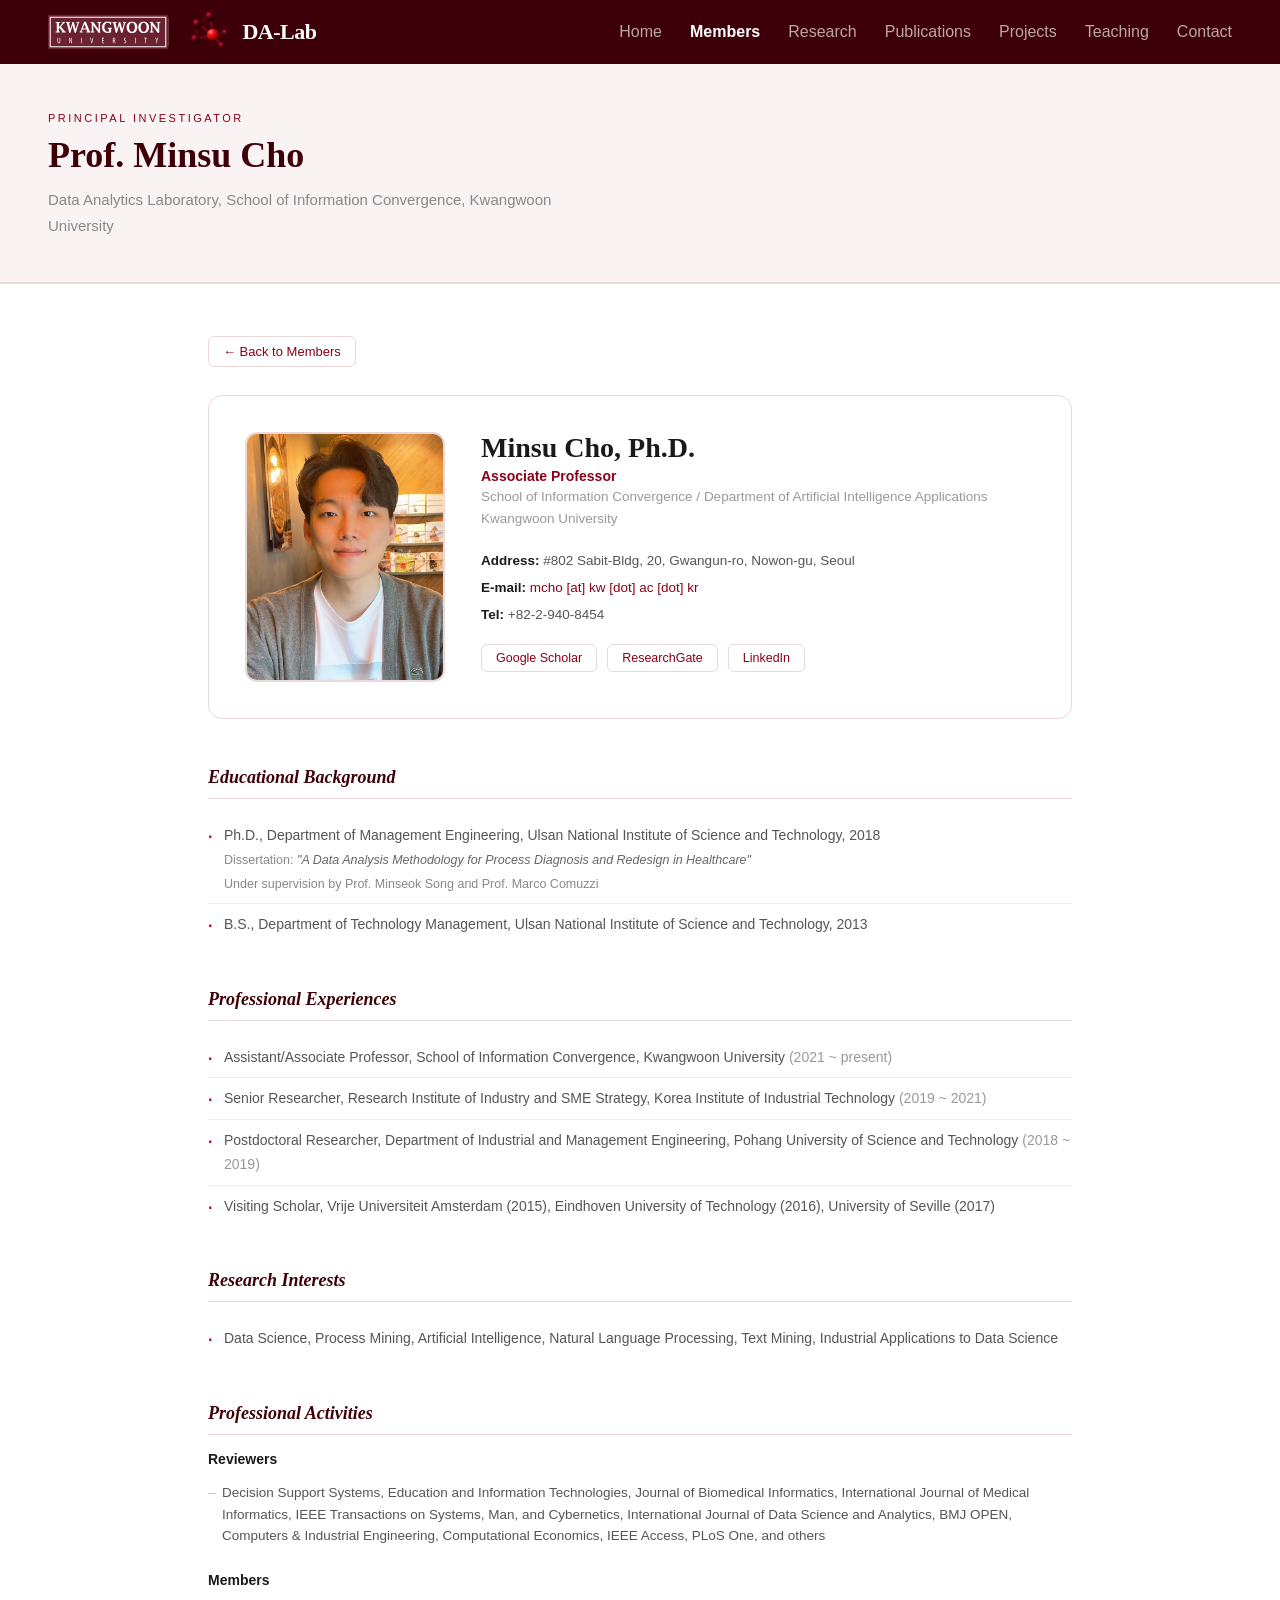
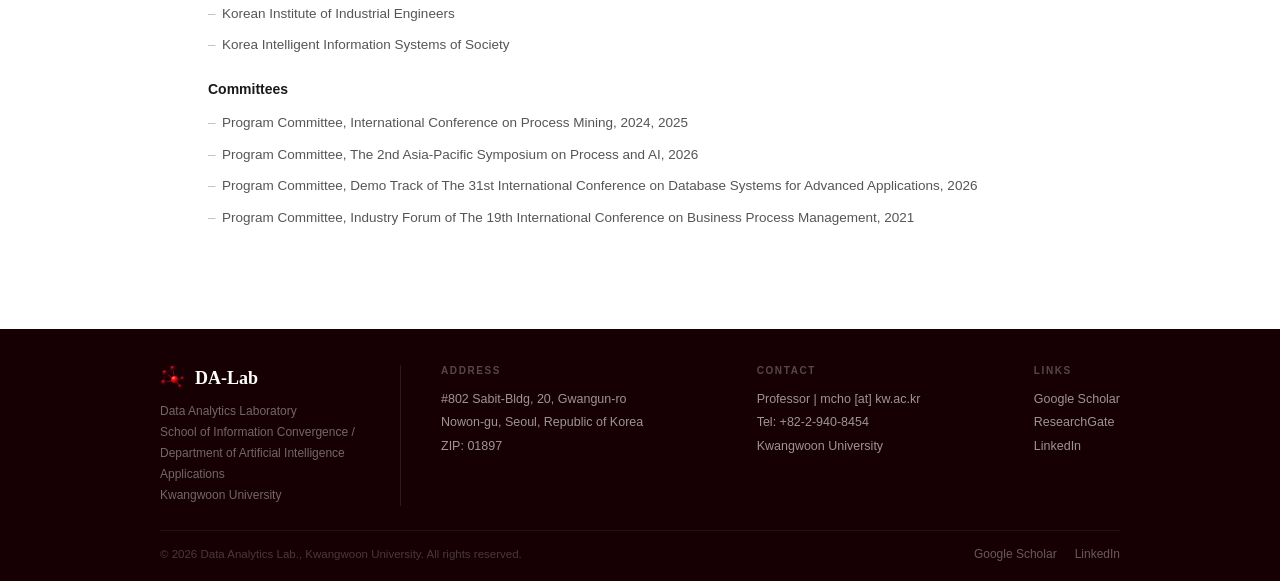
<file: professor.html>
<!DOCTYPE html>
<html lang="en">
<head>
  <meta charset="UTF-8">
  <meta name="viewport" content="width=device-width, initial-scale=1.0">
  <title>Prof. Minsu Cho · DA-Lab</title>
  <link rel="stylesheet" href="style.css">
  <link rel="icon" type="image/svg+xml" href="images1/favicon.svg">
  <style>
    .prof-section { padding: 52px 0; }

    .prof-top {
      display: flex; gap: 36px; align-items: flex-start;
      background: #fff; border: 1px solid var(--border);
      border-radius: 14px; padding: 36px; margin-bottom: 48px;
    }
    .prof-photo {
      width: 200px; height: 250px; border-radius: 12px;
      background: var(--bg-light); border: 2px solid var(--border);
      flex-shrink: 0; overflow: hidden;
    }
    .prof-photo img { width: 100%; height: 100%; object-fit: cover; object-position: center top; }

    .prof-basic h1 {
      font-size: 28px; font-weight: 700; color: var(--text-primary);
      font-family: Georgia, serif; margin-bottom: 4px;
    }
    .prof-basic .role { font-size: 14px; color: var(--red-mid); font-weight: 600; margin-bottom: 2px; }
    .prof-basic .affil { font-size: 13.5px; color: var(--text-muted); margin-bottom: 18px; line-height: 1.6; }
    .prof-basic .meta { font-size: 13.5px; color: var(--text-secondary); line-height: 2; margin-bottom: 16px; }
    .prof-basic .meta strong { color: var(--text-primary); }
    .prof-links { display: flex; gap: 10px; flex-wrap: wrap; }
    .prof-links a {
      font-size: 12.5px; color: var(--red-mid);
      border: 1px solid var(--border); border-radius: 6px;
      padding: 6px 14px; transition: background 0.2s;
    }
    .prof-links a:hover { background: var(--red-light); }

    .info-block { margin-bottom: 44px; }
    .info-block h2 {
      font-size: 18px; font-weight: 700; color: var(--red-dark);
      font-family: Georgia, serif; font-style: italic;
      margin-bottom: 16px; padding-bottom: 10px;
      border-bottom: 1px solid var(--border);
    }
    .info-list { list-style: none; padding: 0; margin: 0; }
    .info-list > li {
      font-size: 14px; color: var(--text-secondary); line-height: 1.75;
      padding: 8px 0 8px 16px; position: relative;
      border-bottom: 1px solid #F5EAEA;
    }
    .info-list > li:last-child { border-bottom: none; }
    .info-list > li::before {
      content: '·'; position: absolute; left: 0;
      color: var(--red-bright); font-weight: 700; font-size: 16px;
    }
    .info-list .sub { font-size: 12.5px; color: #888; margin-top: 2px; }
    .info-list .sub em { color: #666; }

    .act-group { margin-bottom: 20px; }
    .act-group-title { font-size: 14px; font-weight: 700; color: var(--text-primary); margin-bottom: 10px; }
    .act-sub-list { list-style: none; padding: 0; margin: 0; }
    .act-sub-list li {
      font-size: 13.5px; color: var(--text-secondary);
      padding: 5px 0 5px 14px; position: relative; line-height: 1.6;
    }
    .act-sub-list li::before { content: '–'; position: absolute; left: 0; color: #BBB; }

    .back-btn {
      display: inline-flex; align-items: center; gap: 6px;
      font-size: 13px; color: var(--red-mid);
      border: 1px solid var(--border); border-radius: 6px;
      padding: 7px 14px; margin-bottom: 28px; transition: background 0.2s;
    }
    .back-btn:hover { background: var(--red-light); }

    @media (max-width: 768px) {
      .prof-top { flex-direction: column; }
      .prof-photo { width: 150px; height: 185px; }
    }
  </style>
</head>
<body>
<nav></nav>

<div class="page-header">
  <div class="label">Principal Investigator</div>
  <h1>Prof. Minsu Cho</h1>
  <p>Data Analytics Laboratory, School of Information Convergence, Kwangwoon University</p>
</div>

<main>
  <div class="prof-section">
    <div class="container">

      <a href="members.html" class="back-btn">← Back to Members</a>

      <div class="prof-top">
        <div class="prof-photo">
          <img src="images1/Prof_Minsu_Cho.jpeg" alt="Prof. Minsu Cho">
        </div>
        <div class="prof-basic">
          <h1>Minsu Cho, Ph.D.</h1>
          <div class="role">Associate Professor</div>
          <div class="affil">School of Information Convergence / Department of Artificial Intelligence Applications<br>Kwangwoon University</div>
          <div class="meta">
            <strong>Address:</strong> #802 Sabit-Bldg, 20, Gwangun-ro, Nowon-gu, Seoul<br>
            <strong>E-mail:</strong> <a href="mailto:mcho@kw.ac.kr" style="color:var(--red-mid)">mcho [at] kw [dot] ac [dot] kr</a><br>
            <strong>Tel:</strong> +82-2-940-8454
          </div>
          <div class="prof-links">
            <a href="https://scholar.google.co.kr/citations?user=HwE3cfoAAAAJ&hl=ko" target="_blank">Google Scholar</a>
            <a href="https://www.researchgate.net/profile/Minsu-Cho" target="_blank">ResearchGate</a>
            <a href="https://www.linkedin.com/in/mscho1990/" target="_blank">LinkedIn</a>
          </div>
        </div>
      </div>

      <div class="info-block">
        <h2>Educational Background</h2>
        <ul class="info-list">
          <li>
            Ph.D., Department of Management Engineering, Ulsan National Institute of Science and Technology, 2018
            <div class="sub">Dissertation: <em>"A Data Analysis Methodology for Process Diagnosis and Redesign in Healthcare"</em></div>
            <div class="sub">Under supervision by Prof. Minseok Song and Prof. Marco Comuzzi</div>
          </li>
          <li>B.S., Department of Technology Management, Ulsan National Institute of Science and Technology, 2013</li>
        </ul>
      </div>

      <div class="info-block">
        <h2>Professional Experiences</h2>
        <ul class="info-list">
          <li>Assistant/Associate Professor, School of Information Convergence, Kwangwoon University <span style="color:#999;">(2021 ~ present)</span></li>
          <li>Senior Researcher, Research Institute of Industry and SME Strategy, Korea Institute of Industrial Technology <span style="color:#999;">(2019 ~ 2021)</span></li>
          <li>Postdoctoral Researcher, Department of Industrial and Management Engineering, Pohang University of Science and Technology <span style="color:#999;">(2018 ~ 2019)</span></li>
          <li>Visiting Scholar, Vrije Universiteit Amsterdam (2015), Eindhoven University of Technology (2016), University of Seville (2017)</li>
        </ul>
      </div>

      <div class="info-block">
        <h2>Research Interests</h2>
        <ul class="info-list">
          <li>Data Science, Process Mining, Artificial Intelligence, Natural Language Processing, Text Mining, Industrial Applications to Data Science</li>
        </ul>
      </div>

      <div class="info-block">
        <h2>Professional Activities</h2>
        <div class="act-group">
          <div class="act-group-title">Reviewers</div>
          <ul class="act-sub-list">
            <li>Decision Support Systems, Education and Information Technologies, Journal of Biomedical Informatics, International Journal of Medical Informatics, IEEE Transactions on Systems, Man, and Cybernetics, International Journal of Data Science and Analytics, BMJ OPEN, Computers & Industrial Engineering, Computational Economics, IEEE Access, PLoS One, and others</li>
          </ul>
        </div>
        <div class="act-group">
          <div class="act-group-title">Members</div>
          <ul class="act-sub-list">
            <li>Korean Institute of Industrial Engineers</li>
            <li>Korea Intelligent Information Systems of Society</li>
          </ul>
        </div>
        <div class="act-group">
          <div class="act-group-title">Committees</div>
          <ul class="act-sub-list">
            <li>Program Committee, International Conference on Process Mining, 2024, 2025</li>
            <li>Program Committee, The 2nd Asia-Pacific Symposium on Process and AI, 2026</li>
            <li>Program Committee, Demo Track of The 31st International Conference on Database Systems for Advanced Applications, 2026</li>
            <li>Program Committee, Industry Forum of The 19th International Conference on Business Process Management, 2021</li>
          </ul>
        </div>
      </div>

    </div>
  </div>
</main>

<footer></footer>
<script src="shared.js"></script>
<script>injectNav('Members'); injectFooter();</script>
</body>
</html>
</file>
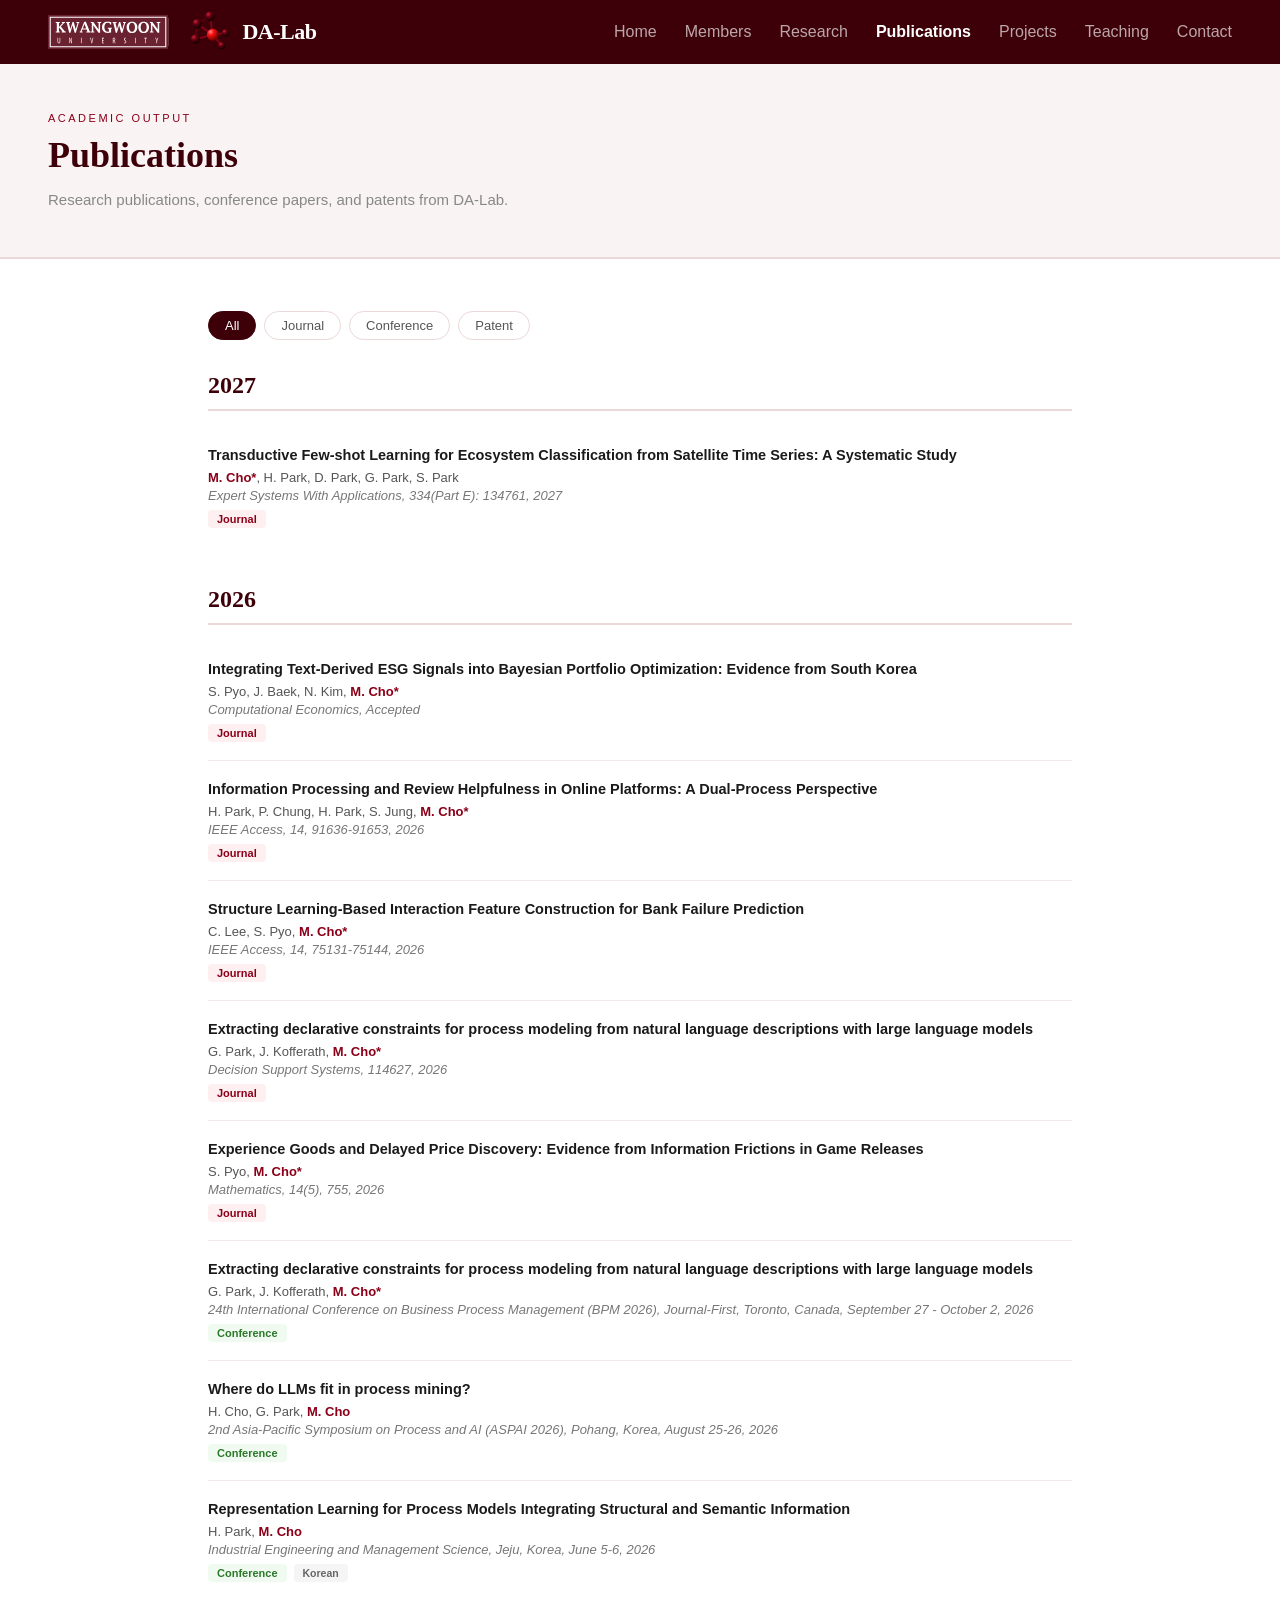
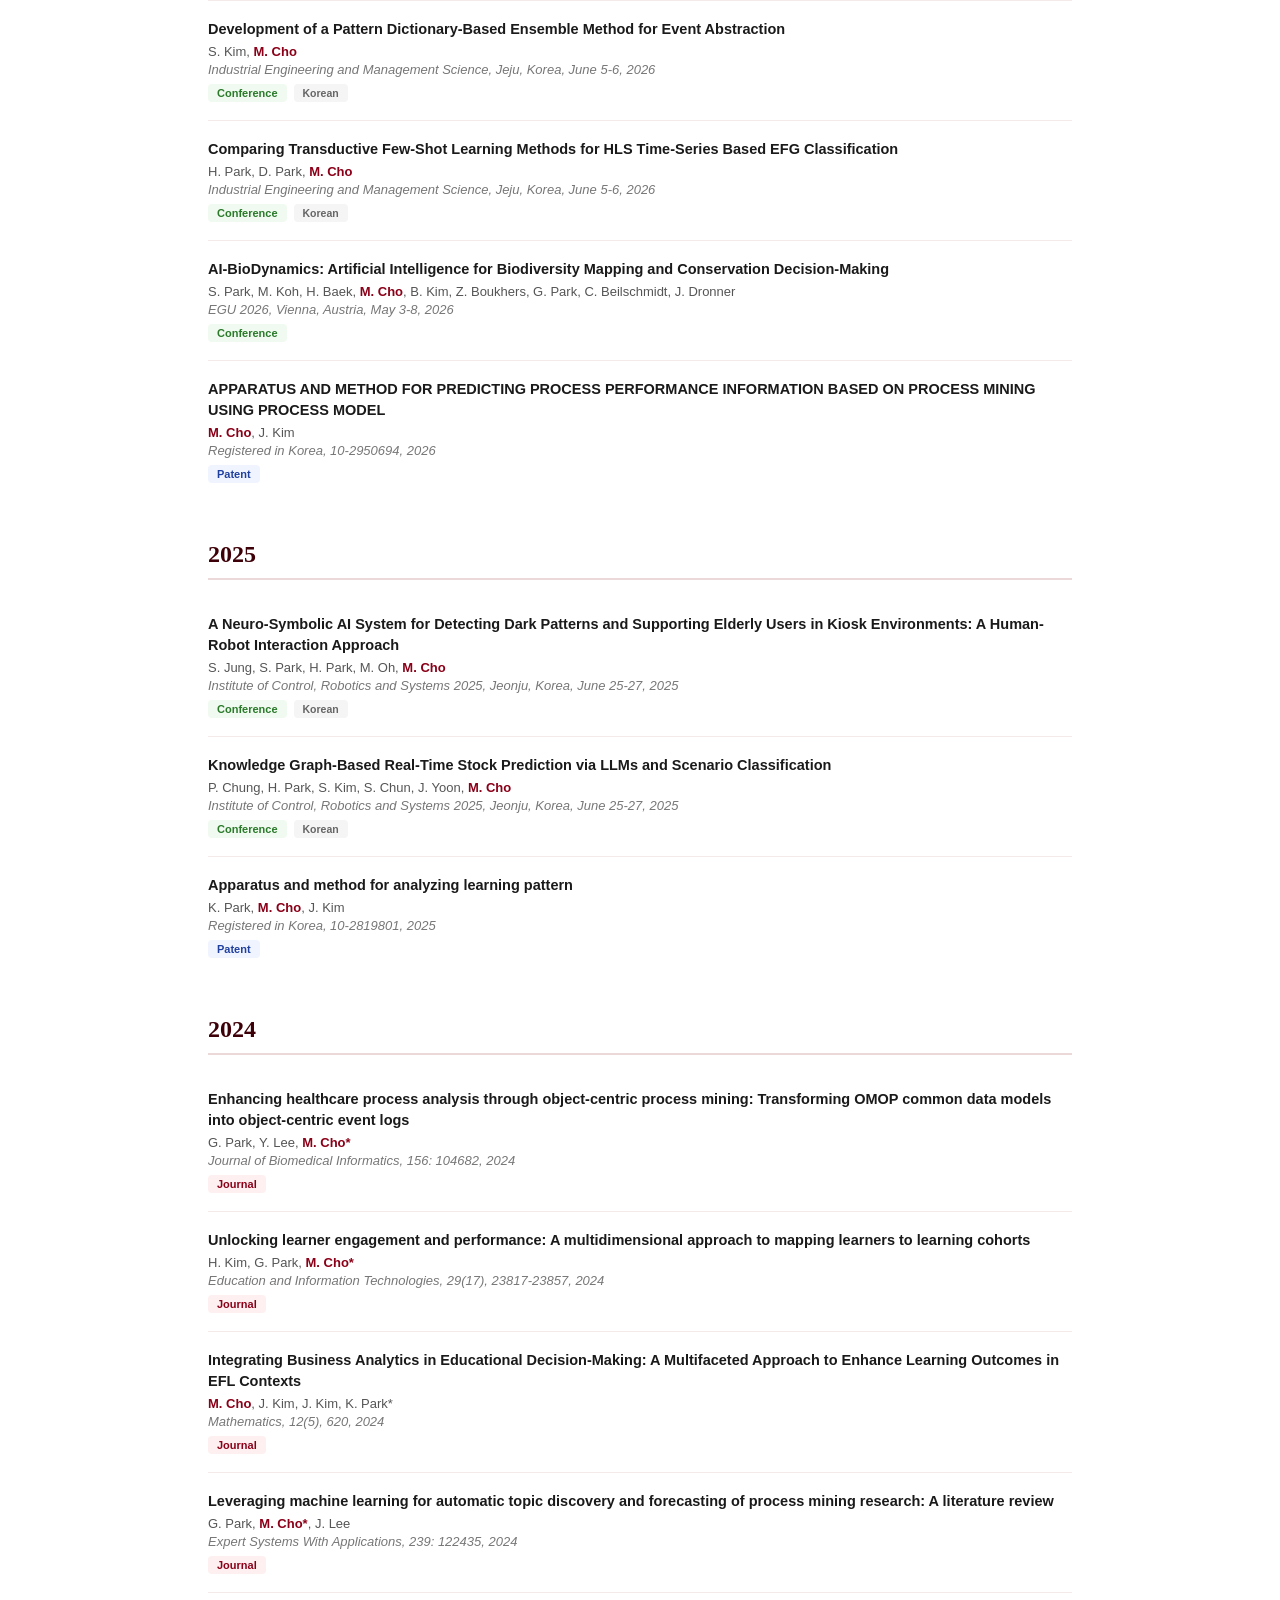
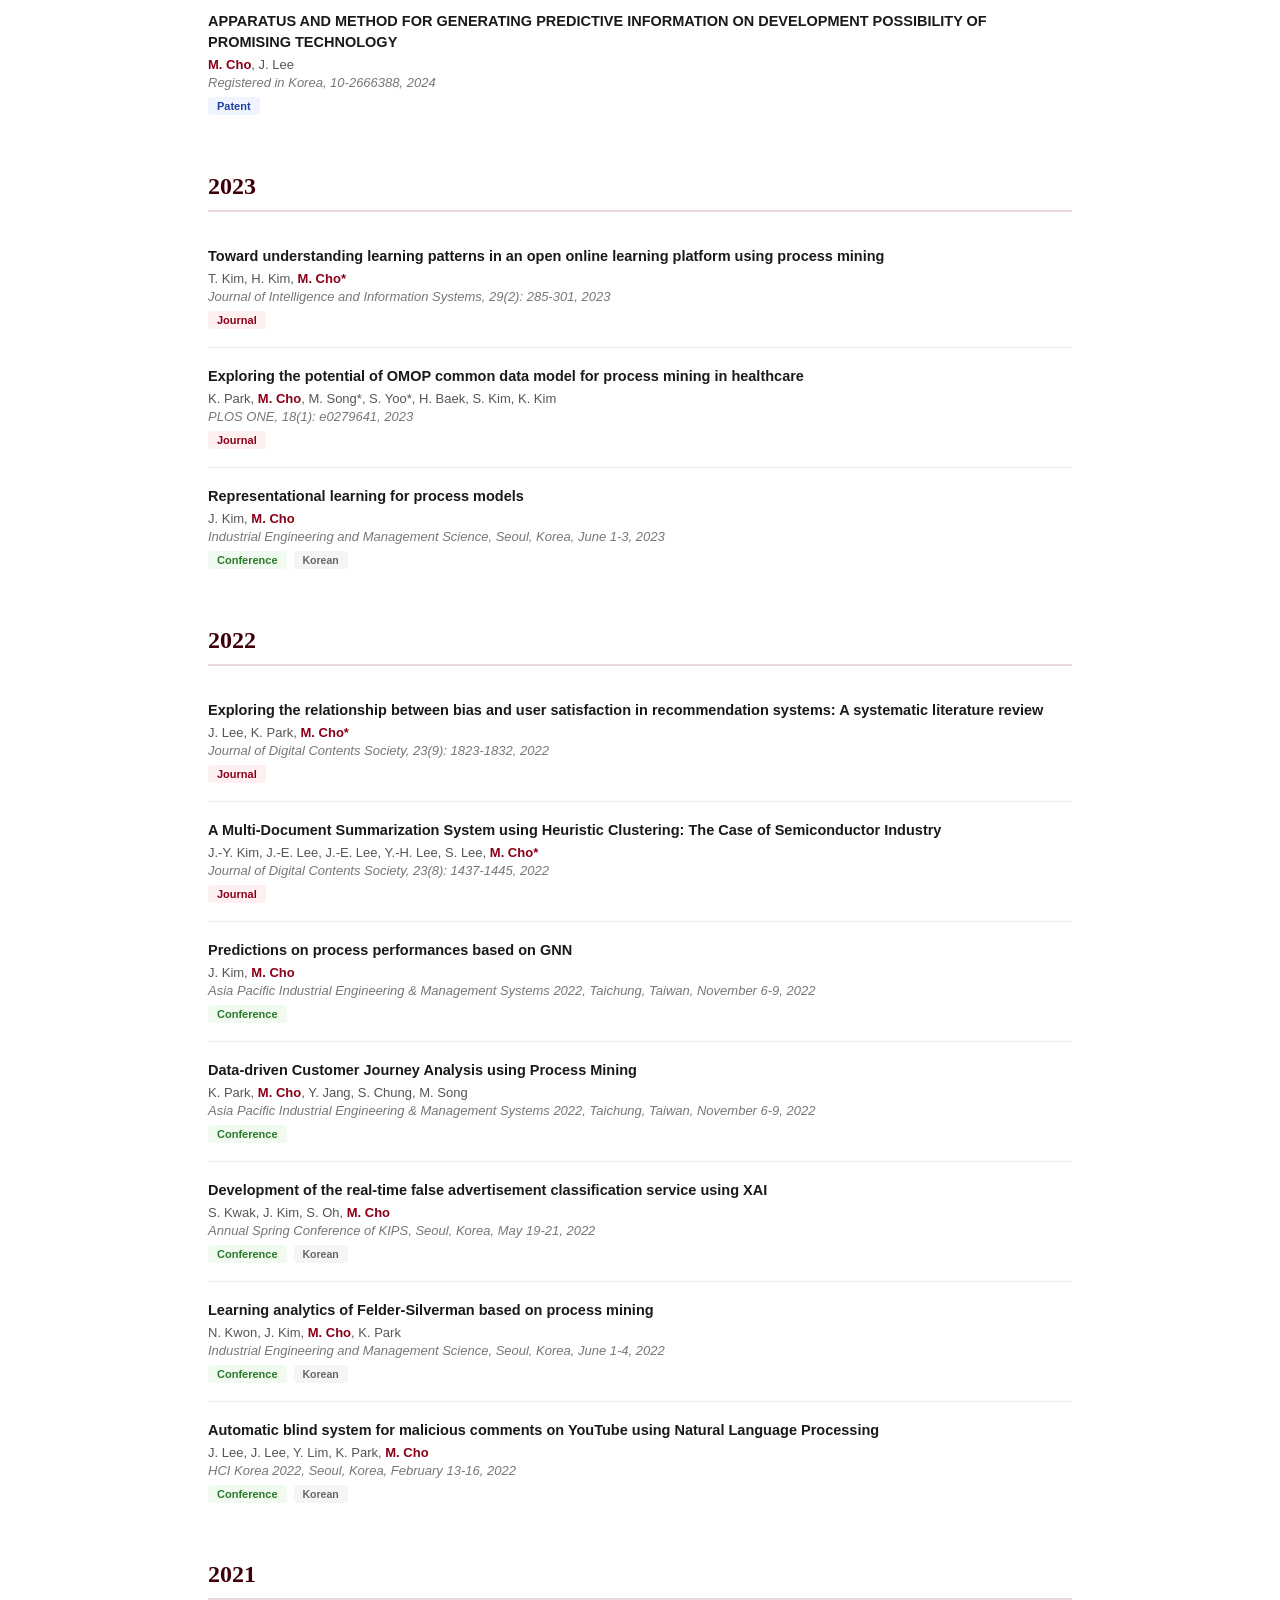
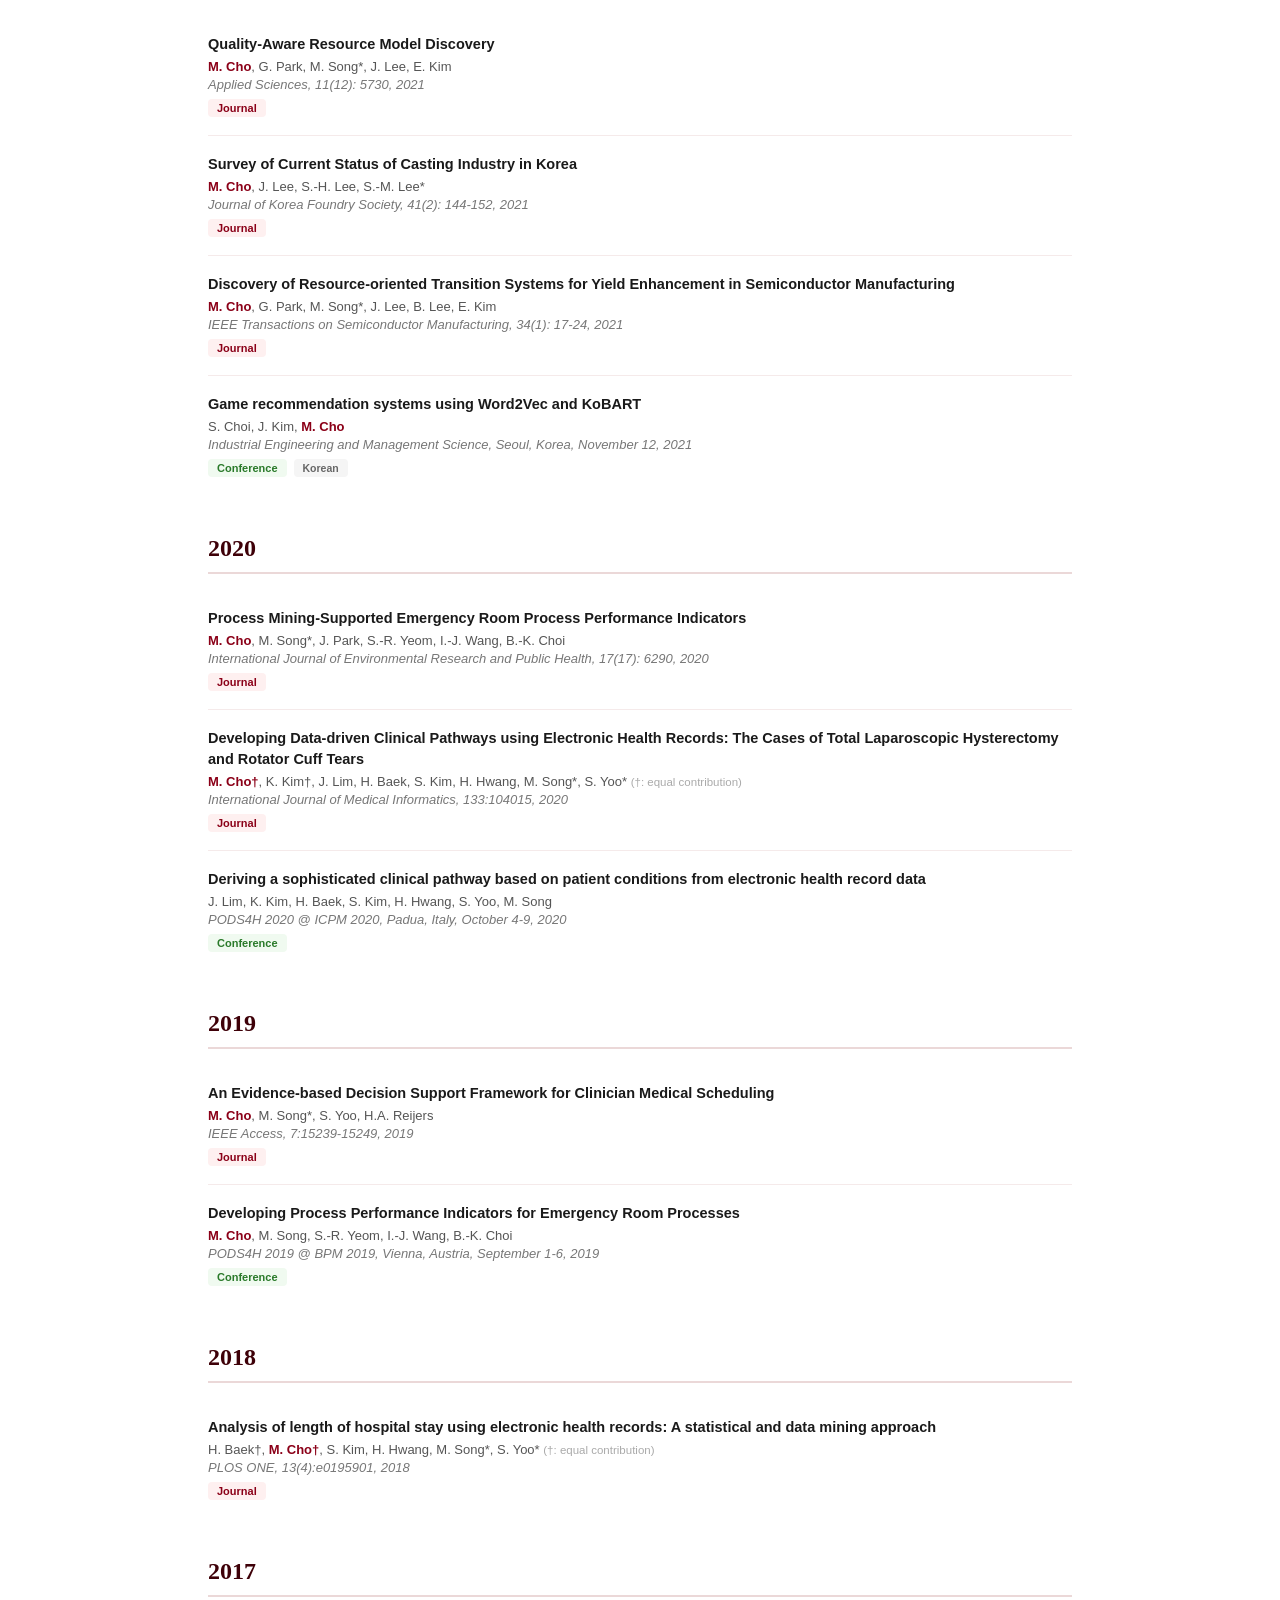
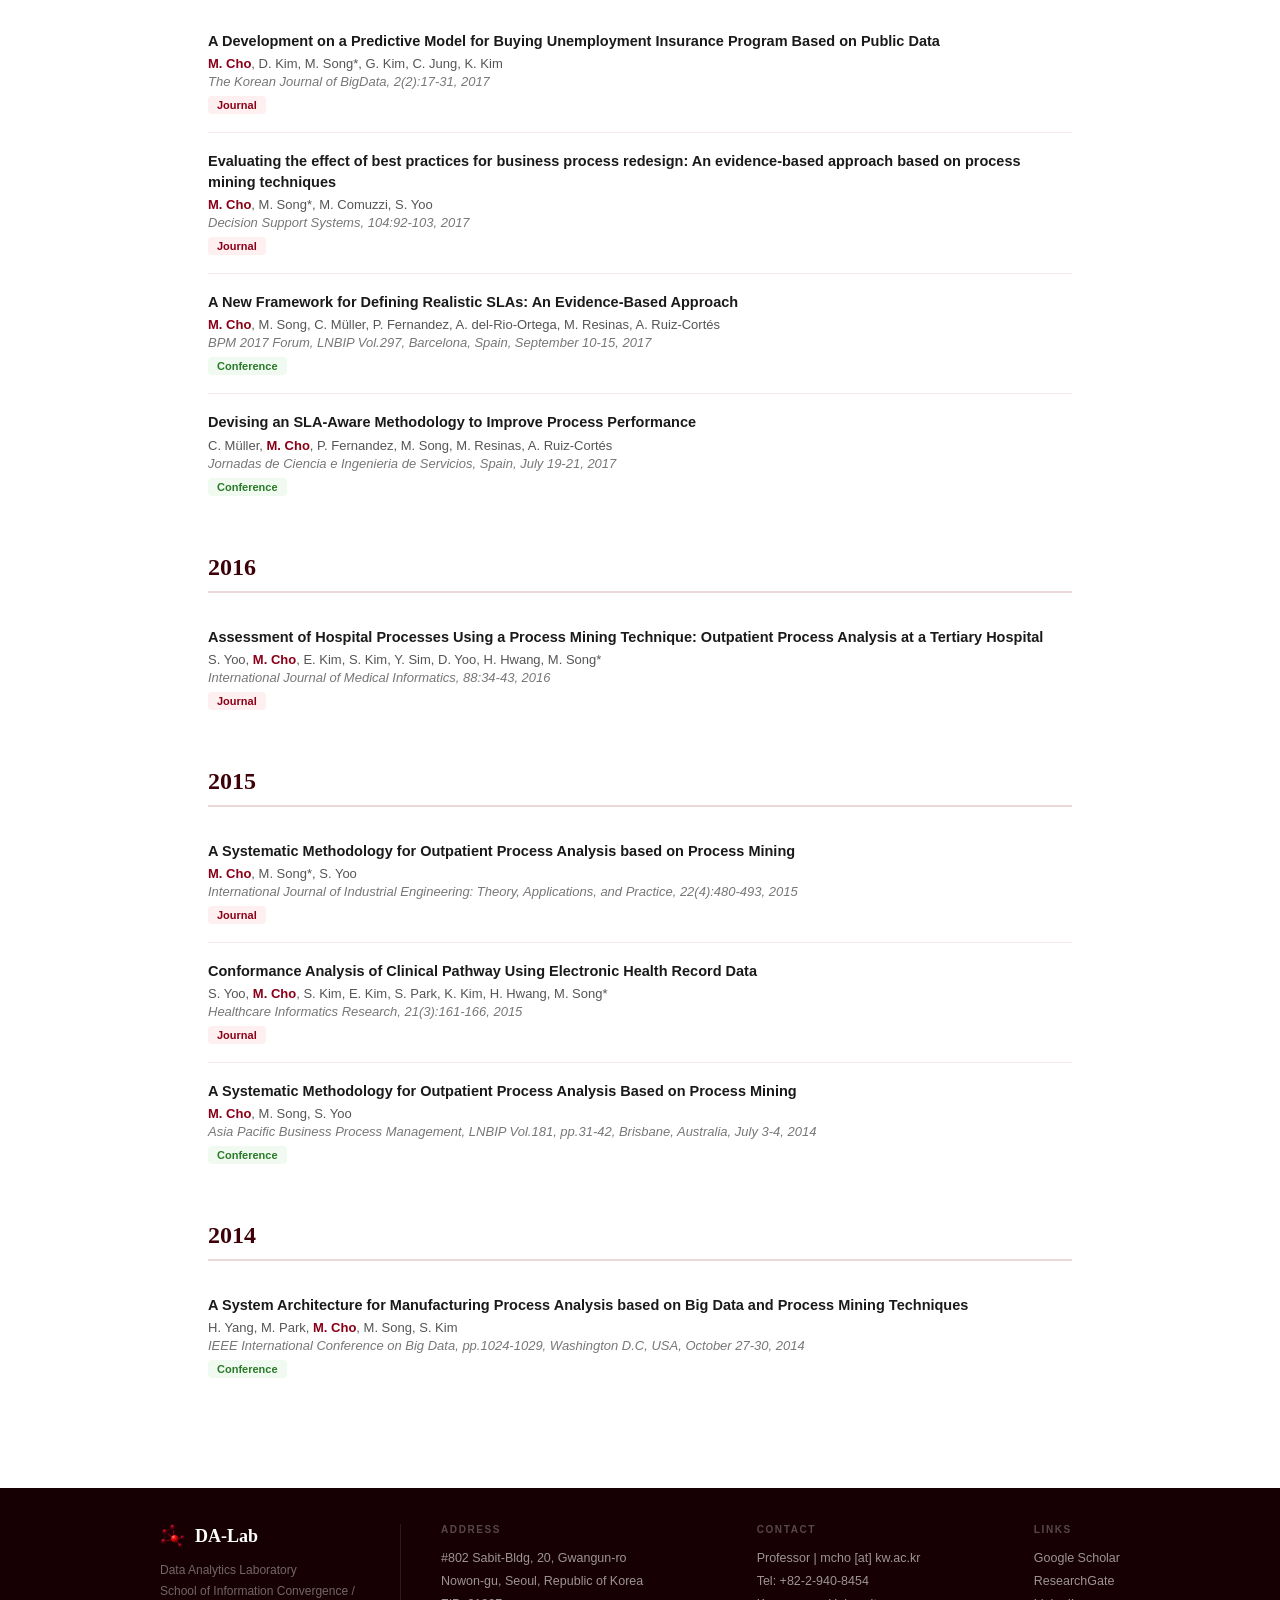
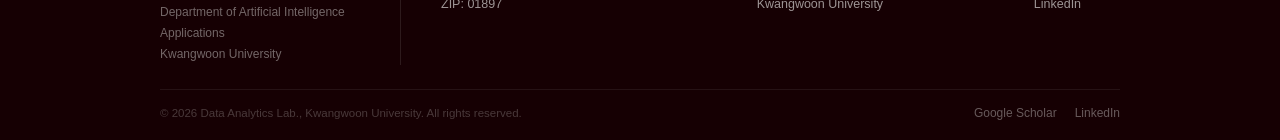
<file: publications.html>
<!DOCTYPE html>
<html lang="en">
<head>
  <meta charset="UTF-8">
  <meta name="viewport" content="width=device-width, initial-scale=1.0">
  <title>Publications · DA-Lab</title>
  <link rel="stylesheet" href="style.css">
  <link rel="icon" type="image/svg+xml" href="images1/favicon.svg">
  <style>
    .pub-section { padding: 52px 0; }

    .filter-bar { display: flex; gap: 8px; margin-bottom: 32px; flex-wrap: wrap; }
    .filter-btn {
      font-size: 13px; padding: 6px 16px; border-radius: 20px;
      border: 1px solid var(--border); background: #fff;
      color: var(--text-secondary); cursor: pointer; transition: all 0.2s;
    }
    .filter-btn.active, .filter-btn:hover {
      background: var(--red-dark); color: #fff; border-color: var(--red-dark);
    }

    .year-group { margin-bottom: 40px; }
    .year-label {
      font-size: 24px; font-weight: 700; color: var(--red-dark);
      font-family: Georgia, serif; margin-bottom: 16px;
      padding-bottom: 10px; border-bottom: 2px solid var(--border);
    }

    .pub-item {
      display: flex; gap: 16px; padding: 18px 0;
      border-bottom: 1px solid #F5EAEA; align-items: flex-start;
    }
    .pub-item:last-child { border-bottom: none; }
    .pub-body .title {
      font-size: 14.5px; font-weight: 600; color: var(--text-primary);
      margin-bottom: 4px; line-height: 1.45;
    }
    .pub-body .title a { color: var(--text-primary); }
    .pub-body .title a:hover { color: var(--red-mid); text-decoration: underline; }
    .pub-body .authors { font-size: 13px; color: var(--text-secondary); margin-bottom: 3px; }
    .pub-body .authors strong { color: var(--red-mid); font-weight: 700; }
    .pub-body .venue { font-size: 13px; color: #777; font-style: italic; margin-bottom: 7px; }
    .pub-body .tags { display: flex; gap: 7px; flex-wrap: wrap; }

    .tag-journal  { background: var(--red-light); color: var(--red-mid); }
    .tag-conf     { background: #F0FAF0; color: #2A7A2A; }
    .tag-patent   { background: #F0F4FF; color: #2040A0; }
    .tag-award    { background: #FFFBEA; color: #8B6800; }
    .tag-pm       { background: #EEF4FF; color: #1A4FA0; }
    .tag-text     { background: #FFF5E0; color: #8B5E00; }
    .tag-iai      { background: #F5F0FF; color: #5B2DAF; }
    .tag-ko       { background: #F5F5F5; color: #666; font-size: 10.5px; }

    .note { font-size: 11.5px; color: #AAA; }
    .pub-item.hidden { display: none; }

    /* Anchor landing from other pages (e.g. index news links) */
    .pub-item[id] { scroll-margin-top: 90px; }
    .pub-item:target {
      background: #FFF4F4;
      box-shadow: inset 4px 0 0 var(--red-mid);
      border-radius: 4px;
      padding-left: 14px;
      animation: pubFlash 1.6s ease-out 1;
    }
    @keyframes pubFlash {
      0%, 30% { background: #FFE4E4; }
      100%    { background: #FFF4F4; }
    }
    @media (prefers-reduced-motion: reduce) {
      .pub-item:target { animation: none; }
    }
    .year-group.empty { display: none; }
  </style>
</head>
<body>
<nav></nav>

<div class="page-header">
  <div class="label">Academic Output</div>
  <h1>Publications</h1>
  <p>Research publications, conference papers, and patents from DA-Lab.</p>
</div>

<main>
  <div class="pub-section">
    <div class="container">

      <div class="filter-bar">
        <button class="filter-btn active" data-filter="all">All</button>
        <button class="filter-btn" data-filter="journal">Journal</button>
        <button class="filter-btn" data-filter="conference">Conference</button>
        <button class="filter-btn" data-filter="patent">Patent</button>
      </div>

      <!-- ═══ 2027 ═══ -->
      <div class="year-group" id="y2027">
        <div class="year-label">2027</div>

        <div class="pub-item" id="pub-eswa-fewshot" data-tags="journal">
          <div class="pub-body">
            <div class="title">
              <a href="https://doi.org/10.1016/j.eswa.2026.134761" target="_blank">Transductive Few-shot Learning for Ecosystem Classification from Satellite Time Series: A Systematic Study</a>
            </div>
            <div class="authors"><strong>M. Cho*</strong>, H. Park, D. Park, G. Park, S. Park</div>
            <div class="venue">Expert Systems With Applications, 334(Part E): 134761, 2027</div>
            <div class="tags">
              <span class="tag tag-journal">Journal</span>
            </div>
          </div>
        </div>

      </div><!-- /2027 -->

      <!-- ═══ 2026 ═══ -->
      <div class="year-group" id="y2026">
        <div class="year-label">2026</div>

        <div class="pub-item" id="pub-esg-bayesian" data-tags="journal pm text">
          <div class="pub-body">
            <div class="title">
              <a href="https://doi.org/10.1007/s10614-026-11413-9" target="_blank">Integrating Text-Derived ESG Signals into Bayesian Portfolio Optimization: Evidence from South Korea</a>
            </div>
            <div class="authors">S. Pyo, J. Baek, N. Kim, <strong>M. Cho*</strong></div>
            <div class="venue">Computational Economics, Accepted</div>
            <div class="tags">
              <span class="tag tag-journal">Journal</span>
            </div>
          </div>
        </div>
        
        <div class="pub-item" id="pub-review-helpfulness" data-tags="journal pm text">
          <div class="pub-body">
            <div class="title">
              <a href="https://doi.org/10.1109/ACCESS.2026.3701993" target="_blank">Information Processing and Review Helpfulness in Online Platforms: A Dual-Process Perspective</a>
            </div>
            <div class="authors">H. Park, P. Chung, H. Park, S. Jung, <strong>M. Cho*</strong></div>
            <div class="venue">IEEE Access, 14, 91636-91653, 2026</div>
            <div class="tags">
              <span class="tag tag-journal">Journal</span>
            </div>
          </div>
        </div>
        
        <div class="pub-item" id="pub-bank-failure" data-tags="journal pm text">
          <div class="pub-body">
            <div class="title">
              <a href="https://doi.org/10.1109/ACCESS.2026.3689132" target="_blank">Structure Learning-Based Interaction Feature Construction for Bank Failure Prediction</a>
            </div>
            <div class="authors">C. Lee, S. Pyo, <strong>M. Cho*</strong></div>
            <div class="venue">IEEE Access, 14, 75131-75144, 2026</div>
            <div class="tags">
              <span class="tag tag-journal">Journal</span>
            </div>
          </div>
        </div>
        
        <div class="pub-item" id="pub-declarative-constraints" data-tags="journal pm text">
          <div class="pub-body">
            <div class="title">
              <a href="https://doi.org/10.1016/j.dss.2026.114627" target="_blank">Extracting declarative constraints for process modeling from natural language descriptions with large language models</a>
            </div>
            <div class="authors">G. Park, J. Kofferath, <strong>M. Cho*</strong></div>
            <div class="venue">Decision Support Systems, 114627, 2026</div>
            <div class="tags">
              <span class="tag tag-journal">Journal</span>
            </div>
          </div>
        </div>

        <div class="pub-item" data-tags="journal text">
          <div class="pub-body">
            <div class="title">
              <a href="https://doi.org/10.3390/math14050755" target="_blank">Experience Goods and Delayed Price Discovery: Evidence from Information Frictions in Game Releases</a>
            </div>
            <div class="authors">S. Pyo, <strong>M. Cho*</strong></div>
            <div class="venue">Mathematics, 14(5), 755, 2026</div>
            <div class="tags">
              <span class="tag tag-journal">Journal</span>
            </div>
          </div>
        </div>

        <div class="pub-item" data-tags="conference pm text">
          <div class="pub-body">
            <div class="title">Extracting declarative constraints for process modeling from natural language descriptions with large language models</div>
            <div class="authors">G. Park, J. Kofferath, <strong>M. Cho*</strong></div>
            <div class="venue">24th International Conference on Business Process Management (BPM 2026), Journal-First, Toronto, Canada, September 27 - October 2, 2026</div>
            <div class="tags">
              <span class="tag tag-conf">Conference</span>
            </div>
          </div>
        </div>

        <div class="pub-item" data-tags="conference pm text">
          <div class="pub-body">
            <div class="title">Where do LLMs fit in process mining?</div>
            <div class="authors">H. Cho, G. Park, <strong>M. Cho</strong></div>
            <div class="venue">2nd Asia-Pacific Symposium on Process and AI (ASPAI 2026), Pohang, Korea, August 25-26, 2026</div>
            <div class="tags">
              <span class="tag tag-conf">Conference</span>
            </div>
          </div>
        </div>

        <div class="pub-item" data-tags="conference pm">
          <div class="pub-body">
            <div class="title">Representation Learning for Process Models Integrating Structural and Semantic Information</div>
            <div class="authors">H. Park, <strong>M. Cho</strong></div>
            <div class="venue">Industrial Engineering and Management Science, Jeju, Korea, June 5-6, 2026</div>
            <div class="tags">
              <span class="tag tag-conf">Conference</span>
              <span class="tag tag-ko">Korean</span>
            </div>
          </div>
        </div>

        <div class="pub-item" data-tags="conference pm">
          <div class="pub-body">
            <div class="title">Development of a Pattern Dictionary-Based Ensemble Method for Event Abstraction</div>
            <div class="authors">S. Kim, <strong>M. Cho</strong></div>
            <div class="venue">Industrial Engineering and Management Science, Jeju, Korea, June 5-6, 2026</div>
            <div class="tags">
              <span class="tag tag-conf">Conference</span>
              <span class="tag tag-ko">Korean</span>
            </div>
          </div>
        </div>

        <div class="pub-item" data-tags="conference">
          <div class="pub-body">
            <div class="title">Comparing Transductive Few-Shot Learning Methods for HLS Time-Series Based EFG Classification</div>
            <div class="authors">H. Park, D. Park, <strong>M. Cho</strong></div>
            <div class="venue">Industrial Engineering and Management Science, Jeju, Korea, June 5-6, 2026</div>
            <div class="tags">
              <span class="tag tag-conf">Conference</span>
              <span class="tag tag-ko">Korean</span>
            </div>
          </div>
        </div>

        <div class="pub-item" data-tags="conference">
          <div class="pub-body">
            <div class="title">AI-BioDynamics: Artificial Intelligence for Biodiversity Mapping and Conservation Decision-Making</div>
            <div class="authors">S. Park, M. Koh, H. Baek, <strong>M. Cho</strong>, B. Kim, Z. Boukhers, G. Park, C. Beilschmidt, J. Dronner</div>
            <div class="venue">EGU 2026, Vienna, Austria, May 3-8, 2026</div>
            <div class="tags">
              <span class="tag tag-conf">Conference</span>
            </div>
          </div>
        </div>

        <div class="pub-item" data-tags="patent">
          <div class="pub-body">
            <div class="title">APPARATUS AND METHOD FOR PREDICTING PROCESS PERFORMANCE INFORMATION BASED ON PROCESS MINING USING PROCESS MODEL</div>
            <div class="authors"><strong>M. Cho</strong>, J. Kim</div>
            <div class="venue">Registered in Korea, 10-2950694, 2026</div>
            <div class="tags">
              <span class="tag tag-patent">Patent</span>
            </div>
          </div>
        </div>

      </div><!-- /2026 -->

      <!-- ═══ 2025 ═══ -->
      <div class="year-group" id="y2025">
        <div class="year-label">2025</div>

        <div class="pub-item" data-tags="conference text">
          <div class="pub-body">
            <div class="title">A Neuro-Symbolic AI System for Detecting Dark Patterns and Supporting Elderly Users in Kiosk Environments: A Human-Robot Interaction Approach</div>
            <div class="authors">S. Jung, S. Park, H. Park, M. Oh, <strong>M. Cho</strong></div>
            <div class="venue">Institute of Control, Robotics and Systems 2025, Jeonju, Korea, June 25-27, 2025</div>
            <div class="tags">
              <span class="tag tag-conf">Conference</span>
              <span class="tag tag-ko">Korean</span>
            </div>
          </div>
        </div>

        <div class="pub-item" data-tags="conference text">
          <div class="pub-body">
            <div class="title">Knowledge Graph-Based Real-Time Stock Prediction via LLMs and Scenario Classification</div>
            <div class="authors">P. Chung, H. Park, S. Kim, S. Chun, J. Yoon, <strong>M. Cho</strong></div>
            <div class="venue">Institute of Control, Robotics and Systems 2025, Jeonju, Korea, June 25-27, 2025</div>
            <div class="tags">
              <span class="tag tag-conf">Conference</span>
              <span class="tag tag-ko">Korean</span>
            </div>
          </div>
        </div>

        <div class="pub-item" data-tags="patent">
          <div class="pub-body">
            <div class="title">Apparatus and method for analyzing learning pattern</div>
            <div class="authors">K. Park, <strong>M. Cho</strong>, J. Kim</div>
            <div class="venue">Registered in Korea, 10-2819801, 2025</div>
            <div class="tags">
              <span class="tag tag-patent">Patent</span>
            </div>
          </div>
        </div>

      </div><!-- /2025 -->

      <!-- ═══ 2024 ═══ -->
      <div class="year-group" id="y2024">
        <div class="year-label">2024</div>

        <div class="pub-item" data-tags="journal pm">
          <div class="pub-body">
            <div class="title"><a href="https://doi.org/10.1016/j.jbi.2024.104682" target="_blank">Enhancing healthcare process analysis through object-centric process mining: Transforming OMOP common data models into object-centric event logs</a></div>
            <div class="authors">G. Park, Y. Lee, <strong>M. Cho*</strong></div>
            <div class="venue">Journal of Biomedical Informatics, 156: 104682, 2024</div>
            <div class="tags">
              <span class="tag tag-journal">Journal</span>
            </div>
          </div>
        </div>

        <div class="pub-item" data-tags="journal text">
          <div class="pub-body">
            <div class="title"><a href="https://doi.org/10.1007/s10639-024-12782-0" target="_blank">Unlocking learner engagement and performance: A multidimensional approach to mapping learners to learning cohorts</a></div>
            <div class="authors">H. Kim, G. Park, <strong>M. Cho*</strong></div>
            <div class="venue">Education and Information Technologies, 29(17), 23817-23857, 2024</div>
            <div class="tags">
              <span class="tag tag-journal">Journal</span>
            </div>
          </div>
        </div>

        <div class="pub-item" data-tags="journal text">
          <div class="pub-body">
            <div class="title"><a href="https://doi.org/10.3390/math12050620" target="_blank">Integrating Business Analytics in Educational Decision-Making: A Multifaceted Approach to Enhance Learning Outcomes in EFL Contexts</a></div>
            <div class="authors"><strong>M. Cho</strong>, J. Kim, J. Kim, K. Park*</div>
            <div class="venue">Mathematics, 12(5), 620, 2024</div>
            <div class="tags">
              <span class="tag tag-journal">Journal</span>
            </div>
          </div>
        </div>

        <div class="pub-item" data-tags="journal pm text">
          <div class="pub-body">
            <div class="title"><a href="https://doi.org/10.1016/j.eswa.2023.122435" target="_blank">Leveraging machine learning for automatic topic discovery and forecasting of process mining research: A literature review</a></div>
            <div class="authors">G. Park, <strong>M. Cho*</strong>, J. Lee</div>
            <div class="venue">Expert Systems With Applications, 239: 122435, 2024</div>
            <div class="tags">
              <span class="tag tag-journal">Journal</span>
            </div>
          </div>
        </div>

        <div class="pub-item" data-tags="patent">
          <div class="pub-body">
            <div class="title">APPARATUS AND METHOD FOR GENERATING PREDICTIVE INFORMATION ON DEVELOPMENT POSSIBILITY OF PROMISING TECHNOLOGY</div>
            <div class="authors"><strong>M. Cho</strong>, J. Lee</div>
            <div class="venue">Registered in Korea, 10-2666388, 2024</div>
            <div class="tags"><span class="tag tag-patent">Patent</span></div>
          </div>
        </div>


      </div><!-- /2024 -->

      <!-- ═══ 2023 ═══ -->
      <div class="year-group" id="y2023">
        <div class="year-label">2023</div>

        <div class="pub-item" data-tags="journal pm">
          <div class="pub-body">
            <div class="title"><a href="https://doi.org/10.13088/jiis.2023.29.2.285" target="_blank">Toward understanding learning patterns in an open online learning platform using process mining</a></div>
            <div class="authors">T. Kim, H. Kim, <strong>M. Cho*</strong></div>
            <div class="venue">Journal of Intelligence and Information Systems, 29(2): 285-301, 2023</div>
            <div class="tags">
              <span class="tag tag-journal">Journal</span>
            </div>
          </div>
        </div>

        <div class="pub-item" data-tags="journal pm">
          <div class="pub-body">
            <div class="title"><a href="https://doi.org/10.1371/journal.pone.0279641" target="_blank">Exploring the potential of OMOP common data model for process mining in healthcare</a></div>
            <div class="authors">K. Park, <strong>M. Cho</strong>, M. Song*, S. Yoo*, H. Baek, S. Kim, K. Kim</div>
            <div class="venue">PLOS ONE, 18(1): e0279641, 2023</div>
            <div class="tags">
              <span class="tag tag-journal">Journal</span>
            </div>
          </div>
        </div>

        <div class="pub-item" data-tags="conference pm">
          <div class="pub-body">
            <div class="title">Representational learning for process models</div>
            <div class="authors">J. Kim, <strong>M. Cho</strong></div>
            <div class="venue">Industrial Engineering and Management Science, Seoul, Korea, June 1-3, 2023</div>
            <div class="tags">
              <span class="tag tag-conf">Conference</span>
              <span class="tag tag-ko">Korean</span>
            </div>
          </div>
        </div>

      </div><!-- /2023 -->

      <!-- ═══ 2022 ═══ -->
      <div class="year-group" id="y2022">
        <div class="year-label">2022</div>

        <div class="pub-item" data-tags="journal text">
          <div class="pub-body">
            <div class="title"><a href="https://doi.org/10.9728/dcs.2022.23.9.1823" target="_blank">Exploring the relationship between bias and user satisfaction in recommendation systems: A systematic literature review</a></div>
            <div class="authors">J. Lee, K. Park, <strong>M. Cho*</strong></div>
            <div class="venue">Journal of Digital Contents Society, 23(9): 1823-1832, 2022</div>
            <div class="tags">
              <span class="tag tag-journal">Journal</span>
            </div>
          </div>
        </div>

        <div class="pub-item" data-tags="journal text">
          <div class="pub-body">
            <div class="title"><a href="https://doi.org/10.9728/dcs.2022.23.8.1437" target="_blank">A Multi-Document Summarization System using Heuristic Clustering: The Case of Semiconductor Industry</a></div>
            <div class="authors">J.-Y. Kim, J.-E. Lee, J.-E. Lee, Y.-H. Lee, S. Lee, <strong>M. Cho*</strong></div>
            <div class="venue">Journal of Digital Contents Society, 23(8): 1437-1445, 2022</div>
            <div class="tags">
              <span class="tag tag-journal">Journal</span>
            </div>
          </div>
        </div>

        <div class="pub-item" data-tags="conference pm">
          <div class="pub-body">
            <div class="title">Predictions on process performances based on GNN</div>
            <div class="authors">J. Kim, <strong>M. Cho</strong></div>
            <div class="venue">Asia Pacific Industrial Engineering &amp; Management Systems 2022, Taichung, Taiwan, November 6-9, 2022</div>
            <div class="tags">
              <span class="tag tag-conf">Conference</span>
            </div>
          </div>
        </div>

        <div class="pub-item" data-tags="conference pm">
          <div class="pub-body">
            <div class="title">Data-driven Customer Journey Analysis using Process Mining</div>
            <div class="authors">K. Park, <strong>M. Cho</strong>, Y. Jang, S. Chung, M. Song</div>
            <div class="venue">Asia Pacific Industrial Engineering &amp; Management Systems 2022, Taichung, Taiwan, November 6-9, 2022</div>
            <div class="tags">
              <span class="tag tag-conf">Conference</span>
            </div>
          </div>
        </div>

        <div class="pub-item" data-tags="conference text">
          <div class="pub-body">
            <div class="title">Development of the real-time false advertisement classification service using XAI</div>
            <div class="authors">S. Kwak, J. Kim, S. Oh, <strong>M. Cho</strong></div>
            <div class="venue">Annual Spring Conference of KIPS, Seoul, Korea, May 19-21, 2022</div>
            <div class="tags">
              <span class="tag tag-conf">Conference</span>
              <span class="tag tag-ko">Korean</span>
            </div>
          </div>
        </div>

        <div class="pub-item" data-tags="conference pm">
          <div class="pub-body">
            <div class="title">Learning analytics of Felder-Silverman based on process mining</div>
            <div class="authors">N. Kwon, J. Kim, <strong>M. Cho</strong>, K. Park</div>
            <div class="venue">Industrial Engineering and Management Science, Seoul, Korea, June 1-4, 2022</div>
            <div class="tags">
              <span class="tag tag-conf">Conference</span>
              <span class="tag tag-ko">Korean</span>
            </div>
          </div>
        </div>

        <div class="pub-item" data-tags="conference text">
          <div class="pub-body">
            <div class="title">Automatic blind system for malicious comments on YouTube using Natural Language Processing</div>
            <div class="authors">J. Lee, J. Lee, Y. Lim, K. Park, <strong>M. Cho</strong></div>
            <div class="venue">HCI Korea 2022, Seoul, Korea, February 13-16, 2022</div>
            <div class="tags">
              <span class="tag tag-conf">Conference</span>
              <span class="tag tag-ko">Korean</span>
            </div>
          </div>
        </div>

      </div><!-- /2022 -->

      <!-- ═══ 2021 ═══ -->
      <div class="year-group" id="y2021">
        <div class="year-label">2021</div>

        <div class="pub-item" data-tags="journal iai">
          <div class="pub-body">
            <div class="title"><a href="https://doi.org/10.3390/app11125730" target="_blank">Quality-Aware Resource Model Discovery</a></div>
            <div class="authors"><strong>M. Cho</strong>, G. Park, M. Song*, J. Lee, E. Kim</div>
            <div class="venue">Applied Sciences, 11(12): 5730, 2021</div>
            <div class="tags">
              <span class="tag tag-journal">Journal</span>
            </div>
          </div>
        </div>

        <div class="pub-item" data-tags="journal iai">
          <div class="pub-body">
            <div class="title"><a href="https://www.kci.go.kr/kciportal/ci/sereArticleSearch/ciSereArtiView.kci?sereArticleSearchBean.artiId=ART002703142" target="_blank">Survey of Current Status of Casting Industry in Korea</a></div>
            <div class="authors"><strong>M. Cho</strong>, J. Lee, S.-H. Lee, S.-M. Lee*</div>
            <div class="venue">Journal of Korea Foundry Society, 41(2): 144-152, 2021</div>
            <div class="tags">
              <span class="tag tag-journal">Journal</span>
            </div>
          </div>
        </div>

        <div class="pub-item" data-tags="journal iai pm">
          <div class="pub-body">
            <div class="title"><a href="https://ieeexplore.ieee.org/document/9298776" target="_blank">Discovery of Resource-oriented Transition Systems for Yield Enhancement in Semiconductor Manufacturing</a></div>
            <div class="authors"><strong>M. Cho</strong>, G. Park, M. Song*, J. Lee, B. Lee, E. Kim</div>
            <div class="venue">IEEE Transactions on Semiconductor Manufacturing, 34(1): 17-24, 2021</div>
            <div class="tags">
              <span class="tag tag-journal">Journal</span>
            </div>
          </div>
        </div>

        <div class="pub-item" data-tags="conference text">
          <div class="pub-body">
            <div class="title">Game recommendation systems using Word2Vec and KoBART</div>
            <div class="authors">S. Choi, J. Kim, <strong>M. Cho</strong></div>
            <div class="venue">Industrial Engineering and Management Science, Seoul, Korea, November 12, 2021</div>
            <div class="tags">
              <span class="tag tag-conf">Conference</span>
              <span class="tag tag-ko">Korean</span>
            </div>
          </div>
        </div>

      </div><!-- /2021 -->

      <!-- ═══ 2020 ═══ -->
      <div class="year-group" id="y2020">
        <div class="year-label">2020</div>

        <div class="pub-item" data-tags="journal pm">
          <div class="pub-body">
            <div class="title"><a href="https://doi.org/10.3390/ijerph17176290" target="_blank">Process Mining-Supported Emergency Room Process Performance Indicators</a></div>
            <div class="authors"><strong>M. Cho</strong>, M. Song*, J. Park, S.-R. Yeom, I.-J. Wang, B.-K. Choi</div>
            <div class="venue">International Journal of Environmental Research and Public Health, 17(17): 6290, 2020</div>
            <div class="tags">
              <span class="tag tag-journal">Journal</span>
            </div>
          </div>
        </div>

        <div class="pub-item" data-tags="journal pm">
          <div class="pub-body">
            <div class="title"><a href="https://doi.org/10.1016/j.ijmedinf.2019.104015" target="_blank">Developing Data-driven Clinical Pathways using Electronic Health Records: The Cases of Total Laparoscopic Hysterectomy and Rotator Cuff Tears</a></div>
            <div class="authors"><strong>M. Cho†</strong>, K. Kim†, J. Lim, H. Baek, S. Kim, H. Hwang, M. Song*, S. Yoo* <span class="note">(†: equal contribution)</span></div>
            <div class="venue">International Journal of Medical Informatics, 133:104015, 2020</div>
            <div class="tags">
              <span class="tag tag-journal">Journal</span>
            </div>
          </div>
        </div>

        <div class="pub-item" data-tags="conference pm">
          <div class="pub-body">
            <div class="title"><a href="https://doi.org/10.1007/978-3-030-72693-5_27" target="_blank">Deriving a sophisticated clinical pathway based on patient conditions from electronic health record data</a></div>
            <div class="authors">J. Lim, K. Kim, H. Baek, S. Kim, H. Hwang, S. Yoo, M. Song</div>
            <div class="venue">PODS4H 2020 @ ICPM 2020, Padua, Italy, October 4-9, 2020</div>
            <div class="tags">
              <span class="tag tag-conf">Conference</span>
            </div>
          </div>
        </div>


      </div><!-- /2020 -->

      <!-- ═══ 2019 ═══ -->
      <div class="year-group" id="y2019">
        <div class="year-label">2019</div>

        <div class="pub-item" data-tags="journal pm">
          <div class="pub-body">
            <div class="title"><a href="https://ieeexplore.ieee.org/document/8621008" target="_blank">An Evidence-based Decision Support Framework for Clinician Medical Scheduling</a></div>
            <div class="authors"><strong>M. Cho</strong>, M. Song*, S. Yoo, H.A. Reijers</div>
            <div class="venue">IEEE Access, 7:15239-15249, 2019</div>
            <div class="tags">
              <span class="tag tag-journal">Journal</span>
            </div>
          </div>
        </div>

        <div class="pub-item" data-tags="conference pm">
          <div class="pub-body">
            <div class="title"><a href="https://doi.org/10.1007/978-3-030-37453-2_42" target="_blank">Developing Process Performance Indicators for Emergency Room Processes</a></div>
            <div class="authors"><strong>M. Cho</strong>, M. Song, S.-R. Yeom, I.-J. Wang, B.-K. Choi</div>
            <div class="venue">PODS4H 2019 @ BPM 2019, Vienna, Austria, September 1-6, 2019</div>
            <div class="tags">
              <span class="tag tag-conf">Conference</span>
            </div>
          </div>
        </div>


      </div><!-- /2019 -->

      <!-- ═══ 2018 ═══ -->
      <div class="year-group" id="y2018">
        <div class="year-label">2018</div>

        <div class="pub-item" data-tags="journal pm">
          <div class="pub-body">
            <div class="title"><a href="https://doi.org/10.1371/journal.pone.0195901" target="_blank">Analysis of length of hospital stay using electronic health records: A statistical and data mining approach</a></div>
            <div class="authors">H. Baek†, <strong>M. Cho†</strong>, S. Kim, H. Hwang, M. Song*, S. Yoo* <span class="note">(†: equal contribution)</span></div>
            <div class="venue">PLOS ONE, 13(4):e0195901, 2018</div>
            <div class="tags">
              <span class="tag tag-journal">Journal</span>
            </div>
          </div>
        </div>

      </div><!-- /2018 -->

      <!-- ═══ 2017 ═══ -->
      <div class="year-group" id="y2017">
        <div class="year-label">2017</div>

        <div class="pub-item" data-tags="journal pm">
          <div class="pub-body">
            <div class="title"><a href="http://kiss.kstudy.com/thesis/thesis-view.asp?key=3644188" target="_blank">A Development on a Predictive Model for Buying Unemployment Insurance Program Based on Public Data</a></div>
            <div class="authors"><strong>M. Cho</strong>, D. Kim, M. Song*, G. Kim, C. Jung, K. Kim</div>
            <div class="venue">The Korean Journal of BigData, 2(2):17-31, 2017</div>
            <div class="tags">
              <span class="tag tag-journal">Journal</span>
            </div>
          </div>
        </div>

        <div class="pub-item" data-tags="journal pm">
          <div class="pub-body">
            <div class="title"><a href="https://doi.org/10.1016/j.dss.2017.09.007" target="_blank">Evaluating the effect of best practices for business process redesign: An evidence-based approach based on process mining techniques</a></div>
            <div class="authors"><strong>M. Cho</strong>, M. Song*, M. Comuzzi, S. Yoo</div>
            <div class="venue">Decision Support Systems, 104:92-103, 2017</div>
            <div class="tags">
              <span class="tag tag-journal">Journal</span>
            </div>
          </div>
        </div>

        <div class="pub-item" data-tags="conference pm">
          <div class="pub-body">
            <div class="title"><a href="https://link.springer.com/chapter/10.1007/978-3-319-65015-9_2" target="_blank">A New Framework for Defining Realistic SLAs: An Evidence-Based Approach</a></div>
            <div class="authors"><strong>M. Cho</strong>, M. Song, C. Müller, P. Fernandez, A. del-Rio-Ortega, M. Resinas, A. Ruiz-Cortés</div>
            <div class="venue">BPM 2017 Forum, LNBIP Vol.297, Barcelona, Spain, September 10-15, 2017</div>
            <div class="tags">
              <span class="tag tag-conf">Conference</span>
            </div>
          </div>
        </div>

        <div class="pub-item" data-tags="conference pm">
          <div class="pub-body">
            <div class="title"><a href="https://biblioteca.sistedes.es/articulo/devising-an-sla-aware-methodology-to-improve-process-performance/" target="_blank">Devising an SLA-Aware Methodology to Improve Process Performance</a></div>
            <div class="authors">C. Müller, <strong>M. Cho</strong>, P. Fernandez, M. Song, M. Resinas, A. Ruiz-Cortés</div>
            <div class="venue">Jornadas de Ciencia e Ingenieria de Servicios, Spain, July 19-21, 2017</div>
            <div class="tags">
              <span class="tag tag-conf">Conference</span>
            </div>
          </div>
        </div>

      </div><!-- /2017 -->

      <!-- ═══ 2016 ═══ -->
      <div class="year-group" id="y2016">
        <div class="year-label">2016</div>

        <div class="pub-item" data-tags="journal pm">
          <div class="pub-body">
            <div class="title"><a href="https://doi.org/10.1016/j.ijmedinf.2015.12.018" target="_blank">Assessment of Hospital Processes Using a Process Mining Technique: Outpatient Process Analysis at a Tertiary Hospital</a></div>
            <div class="authors">S. Yoo, <strong>M. Cho</strong>, E. Kim, S. Kim, Y. Sim, D. Yoo, H. Hwang, M. Song*</div>
            <div class="venue">International Journal of Medical Informatics, 88:34-43, 2016</div>
            <div class="tags">
              <span class="tag tag-journal">Journal</span>
            </div>
          </div>
        </div>

      </div><!-- /2016 -->

      <!-- ═══ 2015 ═══ -->
      <div class="year-group" id="y2015">
        <div class="year-label">2015</div>

        <div class="pub-item" data-tags="journal pm">
          <div class="pub-body">
            <div class="title"><a href="http://journals.sfu.ca/ijietap/index.php/ijie/article/view/1802" target="_blank">A Systematic Methodology for Outpatient Process Analysis based on Process Mining</a></div>
            <div class="authors"><strong>M. Cho</strong>, M. Song*, S. Yoo</div>
            <div class="venue">International Journal of Industrial Engineering: Theory, Applications, and Practice, 22(4):480-493, 2015</div>
            <div class="tags">
              <span class="tag tag-journal">Journal</span>
            </div>
          </div>
        </div>

        <div class="pub-item" data-tags="journal pm">
          <div class="pub-body">
            <div class="title"><a href="https://doi.org/10.4258/hir.2015.21.3.161" target="_blank">Conformance Analysis of Clinical Pathway Using Electronic Health Record Data</a></div>
            <div class="authors">S. Yoo, <strong>M. Cho</strong>, S. Kim, E. Kim, S. Park, K. Kim, H. Hwang, M. Song*</div>
            <div class="venue">Healthcare Informatics Research, 21(3):161-166, 2015</div>
            <div class="tags">
              <span class="tag tag-journal">Journal</span>
            </div>
          </div>
        </div>

        <div class="pub-item" data-tags="conference pm">
          <div class="pub-body">
            <div class="title"><a href="http://link.springer.com/chapter/10.1007%2F978-3-319-08222-6_3" target="_blank">A Systematic Methodology for Outpatient Process Analysis Based on Process Mining</a></div>
            <div class="authors"><strong>M. Cho</strong>, M. Song, S. Yoo</div>
            <div class="venue">Asia Pacific Business Process Management, LNBIP Vol.181, pp.31-42, Brisbane, Australia, July 3-4, 2014</div>
            <div class="tags">
              <span class="tag tag-conf">Conference</span>
            </div>
          </div>
        </div>


      </div><!-- /2015 -->

      <!-- ═══ 2014 ═══ -->
      <div class="year-group" id="y2014">
        <div class="year-label">2014</div>

        <div class="pub-item" data-tags="conference iai pm">
          <div class="pub-body">
            <div class="title"><a href="https://doi.org/10.1109/BigData.2014.7004339" target="_blank">A System Architecture for Manufacturing Process Analysis based on Big Data and Process Mining Techniques</a></div>
            <div class="authors">H. Yang, M. Park, <strong>M. Cho</strong>, M. Song, S. Kim</div>
            <div class="venue">IEEE International Conference on Big Data, pp.1024-1029, Washington D.C, USA, October 27-30, 2014</div>
            <div class="tags">
              <span class="tag tag-conf">Conference</span>
            </div>
          </div>
        </div>

      </div><!-- /2014 -->

    </div>
  </div>
</main>

<footer></footer>
<script src="shared.js"></script>
<script>
  injectNav('Publications');
  injectFooter();

  document.querySelectorAll('.filter-btn').forEach(btn => {
    btn.addEventListener('click', function() {
      const filter = this.dataset.filter;
      document.querySelectorAll('.filter-btn').forEach(b => b.classList.remove('active'));
      this.classList.add('active');

      document.querySelectorAll('.pub-item').forEach(item => {
        if (filter === 'all') {
          item.classList.remove('hidden');
        } else {
          const tags = item.dataset.tags || '';
          item.classList.toggle('hidden', !tags.split(' ').includes(filter));
        }
      });

      document.querySelectorAll('.year-group').forEach(group => {
        const visible = group.querySelectorAll('.pub-item:not(.hidden)').length > 0;
        group.classList.toggle('empty', !visible);
      });
    });
  });
</script>
</body>
</html>
</file>
<file: style.css>
/* ===== DA-Lab Global Styles ===== */
*, *::before, *::after { box-sizing: border-box; margin: 0; padding: 0; }

:root {
  --red-dark:   #3E0008;
  --red-mid:    #8B0018;
  --red-bright: #CC0020;
  --red-light:  #FEF0F0;
  --red-tint:   #F9F3F3;
  --border:     #EBD8D8;
  --text-primary:   #1A1A1A;
  --text-secondary: #555;
  --text-muted:     #999;
  --bg-white: #ffffff;
  --bg-light: #F7F1F1;
}

body {
  font-family: 'Segoe UI', 'Helvetica Neue', Arial, sans-serif;
  color: var(--text-primary);
  background: var(--bg-white);
  min-height: 100vh;
  display: flex;
  flex-direction: column;
}

a { text-decoration: none; color: inherit; }
img { max-width: 100%; }

/* ===== NAV ===== */
nav {
  background: var(--red-dark);
  height: 64px;
  display: flex;
  align-items: center;
  padding: 0 48px;
  justify-content: space-between;
  position: sticky;
  top: 0;
  z-index: 100;
}

.nav-logo {
  display: flex;
  align-items: center;
  gap: 11px;
}

.nav-logo-text {
  font-size: 22px;
  font-weight: 700;
  color: #fff;
  letter-spacing: -0.5px;
  font-family: Georgia, serif;
}

.nav-links {
  display: flex;
  gap: 28px;
}

.nav-links a {
  font-size: 16px;
  color: rgba(255,255,255,0.65);
  transition: color 0.2s;
}

.nav-links a:hover { color: #fff; }
.nav-links a.active { color: #fff; font-weight: 600; }

/* ===== PAGE HEADER ===== */
.page-header {
  background: #F9F3F3;
  border-bottom: 2px solid #EBD8D8;
  padding: 48px 48px 44px;
}

.page-header .label {
  font-size: 11px;
  letter-spacing: 2.5px;
  text-transform: uppercase;
  color: #8B0018;
  margin-bottom: 10px;
}

.page-header h1 {
  font-size: 36px;
  font-weight: 700;
  font-family: Georgia, serif;
  line-height: 1.2;
  color: #3E0008;
}

.page-header p {
  font-size: 15px;
  color: #888;
  margin-top: 10px;
  max-width: 560px;
  line-height: 1.7;
}

/* ===== MAIN CONTENT ===== */
main { flex: 1; }

.container {
  max-width: 960px;
  margin: 0 auto;
  padding: 0 48px;
}

/* ===== SECTION DIVIDER ===== */
.section-label {
  font-size: 14px;
  font-weight: 700;
  letter-spacing: 1.5px;
  text-transform: uppercase;
  color: var(--red-mid);
  padding-bottom: 12px;
  border-bottom: 2px solid var(--border);
  margin-bottom: 28px;
}

/* ===== FOOTER ===== */
footer {
  background: #160003;
  padding: 36px 48px 20px;
  margin-top: auto;
}

.footer-inner {
  max-width: 960px;
  margin: 0 auto;
  display: flex;
  gap: 0;
  margin-bottom: 24px;
}

.footer-brand { flex: 0 0 200px; }

.footer-logo-row {
  display: flex;
  align-items: center;
  gap: 9px;
  margin-bottom: 10px;
}

.footer-logo-text {
  font-size: 18px;
  font-weight: 700;
  color: #fff;
  font-family: Georgia, serif;
}

.footer-tagline {
  font-size: 12px;
  color: rgba(255,255,255,0.4);
  line-height: 1.75;
}

.footer-divider {
  width: 1px;
  background: rgba(255,255,255,0.1);
  margin: 0 40px;
  align-self: stretch;
  flex-shrink: 0;
}

.footer-cols {
  flex: 1;
  display: flex;
  justify-content: space-between;
}

.footer-col h4 {
  font-size: 10px;
  letter-spacing: 1.6px;
  text-transform: uppercase;
  color: rgba(255,255,255,0.28);
  margin-bottom: 12px;
}

.footer-col p,
.footer-col a {
  font-size: 12.5px;
  color: rgba(255,255,255,0.58);
  line-height: 1.85;
  display: block;
}

.footer-col a:hover { color: #fff; }

.footer-bottom {
  max-width: 960px;
  margin: 0 auto;
  border-top: 1px solid rgba(255,255,255,0.07);
  padding-top: 16px;
  display: flex;
  justify-content: space-between;
  align-items: center;
}

.footer-copy { font-size: 11.5px; color: rgba(255,255,255,0.22); }

.footer-socials { display: flex; gap: 18px; }
.footer-socials a { font-size: 12px; color: rgba(255,255,255,0.35); }
.footer-socials a:hover { color: #fff; }

/* ===== TAG BADGE ===== */
.tag {
  display: inline-block;
  background: var(--red-light);
  color: var(--red-mid);
  font-size: 11px;
  font-weight: 600;
  padding: 3px 9px;
  border-radius: 4px;
}

.tag.green { background: #F0FAF0; color: #2A7A2A; }
.tag.blue  { background: #EEF4FF; color: #1A4FA0; }

/* ===== CARDS ===== */
.card {
  background: #fff;
  border: 1px solid var(--border);
  border-radius: 12px;
  padding: 24px;
}

.card:hover { border-color: #D4A0A0; box-shadow: 0 4px 16px rgba(62,0,8,0.07); }

/* ===== HAMBURGER & MOBILE MENU ===== */
.nav-hamburger {
  display: none;
  flex-direction: column;
  gap: 5px;
  background: none;
  border: none;
  cursor: pointer;
  padding: 8px;
}
.nav-hamburger span {
  display: block;
  width: 22px;
  height: 2px;
  background: rgba(255,255,255,0.85);
  border-radius: 2px;
  transition: all 0.25s;
}
.nav-hamburger.open span:nth-child(1) { transform: translateY(7px) rotate(45deg); }
.nav-hamburger.open span:nth-child(2) { opacity: 0; }
.nav-hamburger.open span:nth-child(3) { transform: translateY(-7px) rotate(-45deg); }

.mobile-menu-overlay {
  display: none;
  position: fixed;
  inset: 0;
  background: rgba(0,0,0,0.45);
  z-index: 200;
}
.mobile-menu-overlay.open { display: block; }
.mobile-menu-panel {
  position: absolute;
  top: 0; right: 0;
  width: 220px;
  height: 100%;
  background: var(--red-dark);
  padding: 80px 0 32px;
  display: flex;
  flex-direction: column;
}
.mobile-nav-link {
  padding: 14px 28px;
  color: rgba(255,255,255,0.75);
  font-size: 15px;
  font-weight: 500;
  border-bottom: 1px solid rgba(255,255,255,0.07);
  transition: background 0.15s;
}
.mobile-nav-link:hover, .mobile-nav-link.active {
  color: #fff;
  background: rgba(255,255,255,0.08);
}

/* ===== RESPONSIVE ===== */
body { overflow-x: hidden; }

@media (max-width: 768px) {
  nav { padding: 0 16px; }
  .nav-links { display: none; }
  .nav-hamburger { display: flex; }
  .nav-logo-text { font-size: 18px; }
  .container { padding: 0 16px; }
  .page-header { padding: 32px 16px 28px; }
  .page-header h1 { font-size: 26px; }
  footer { padding: 28px 16px 16px; }
  .footer-inner { flex-direction: column; gap: 24px; }
  .footer-divider { display: none; }
  .footer-cols { flex-wrap: wrap; gap: 20px; }

  /* index */
  .cards-grid { grid-template-columns: 1fr !important; }
  .news-item { flex-direction: column; gap: 8px; }

  /* members - prof card */
  .prof-card .prof-inner,
  [style*="grid-template-columns: 130px"] {
    display: block !important;
  }
  .prof-photo { width: 100px !important; height: 100px !important; margin-bottom: 14px; }

  /* members - student grid */
  .students-grid { grid-template-columns: 1fr 1fr !important; }

  /* publications */
  .filter-bar { gap: 6px; }
  .filter-btn { font-size: 12px; padding: 5px 12px; }

  /* research */
  .topic-grid { grid-template-columns: 1fr 1fr !important; }
  .area-card { padding: 20px 16px; }

  /* contact */
  .contact-grid { grid-template-columns: 1fr !important; }
}

@media (max-width: 480px) {
  .page-header h1 { font-size: 22px; }
  .students-grid { grid-template-columns: 1fr !important; }
  .topic-grid { grid-template-columns: 1fr !important; }
  .pub-body .title { font-size: 13.5px; }
}
</file>
